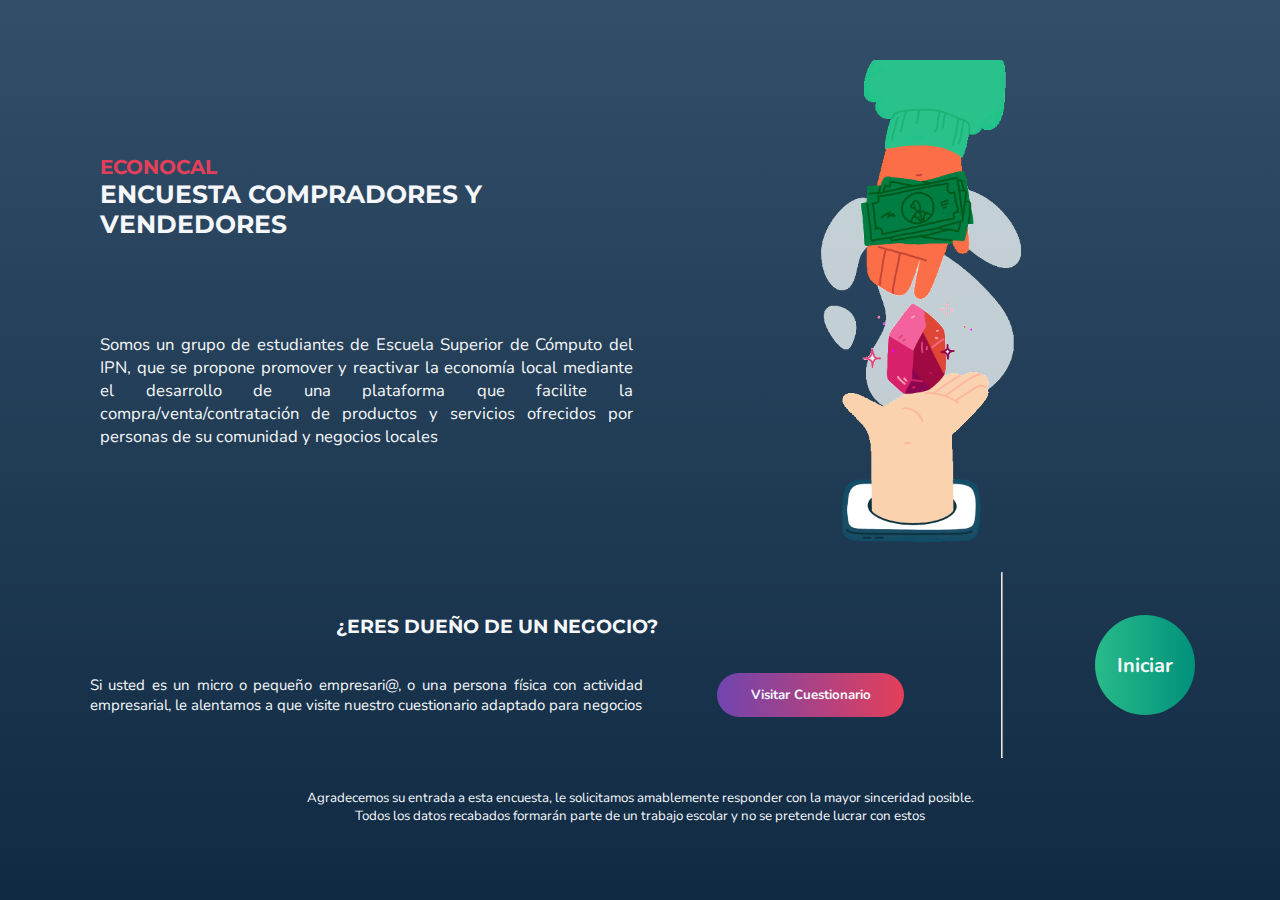
<file: index.html>
<html lang="es">
<head>
    <meta charset="UTF-8">
    <meta http-equiv="X-UA-Compatible" content="IE=edge">
    <meta name="viewport" content="width=device-width, initial-scale=1.0">

    <link rel="stylesheet" href="estilos/principal.css">

    <title>Encuesta compradores y vendedores</title>


</head>
<body>
    <div class="contenedor">
        
        <div class="centrar">
    
            <header class="encabezado">
    
                <div class="encabezado__informacion">
                    
                    <div class="encabezado__titulos">
                        
                        <h2 class="encabezado__subtitulo"> Econocal </h2>
                        <h1 class="encabezado__titulo"> Encuesta Compradores y Vendedores </h1>
    
                    </div>
                    <p class="encabezado__parrafo">Somos un grupo de estudiantes de Escuela Superior de Cómputo del IPN, que se propone promover y reactivar la economı́a local mediante el desarrollo de una plataforma que facilite la compra/venta/contratación de productos y servicios ofrecidos por personas de su comunidad y negocios locales</p>
    
                </div>
    
                <div class="encabezado__contenedor-imagen">
    
                    <img src="recursos/Compra.png" class="encabezado__imagen"></img>
    
                </div>
    
            </header>
    
            <section class="seccion__encuestas">
    
                <article class="seccion__encuestas__visitar">
    
                    <h3 class="seccion__encuestas__visitar__titulo">¿Eres dueño de un negocio?</h3>
                    <p class="seccion__encuestas__visitar__parrafo">Si usted es un micro  o pequeño empresari@, o una persona física con actividad empresarial, le alentamos a que visite nuestro cuestionario adaptado para negocios</p>
                    <a href="negocios.html" class="seccion__encuestas__visitar__boton boton boton--aurora-morado"> Visitar Cuestionario </a>
    
                </article>
    
                <hr class="seccion__encuestas__separador">
    
                <article class="seccion__encuestas__iniciar">
    
                    <a href="encuesta_comprador-vendedor.html" class="seccion__encuestas__iniciar__boton boton boton--redondo boton--aurora-verde">Iniciar</a>
    
                </article>
    
            </section>
    
    
            <footer class="pie-pagina">
    
                Agradecemos su entrada a esta encuesta, le solicitamos amablemente responder con la mayor sinceridad posible. <br> Todos los datos recabados formarán parte de un trabajo escolar y no se pretende lucrar con estos
    
            </footer>
    
        </div>

    </div>

</body>
</html>
</file>
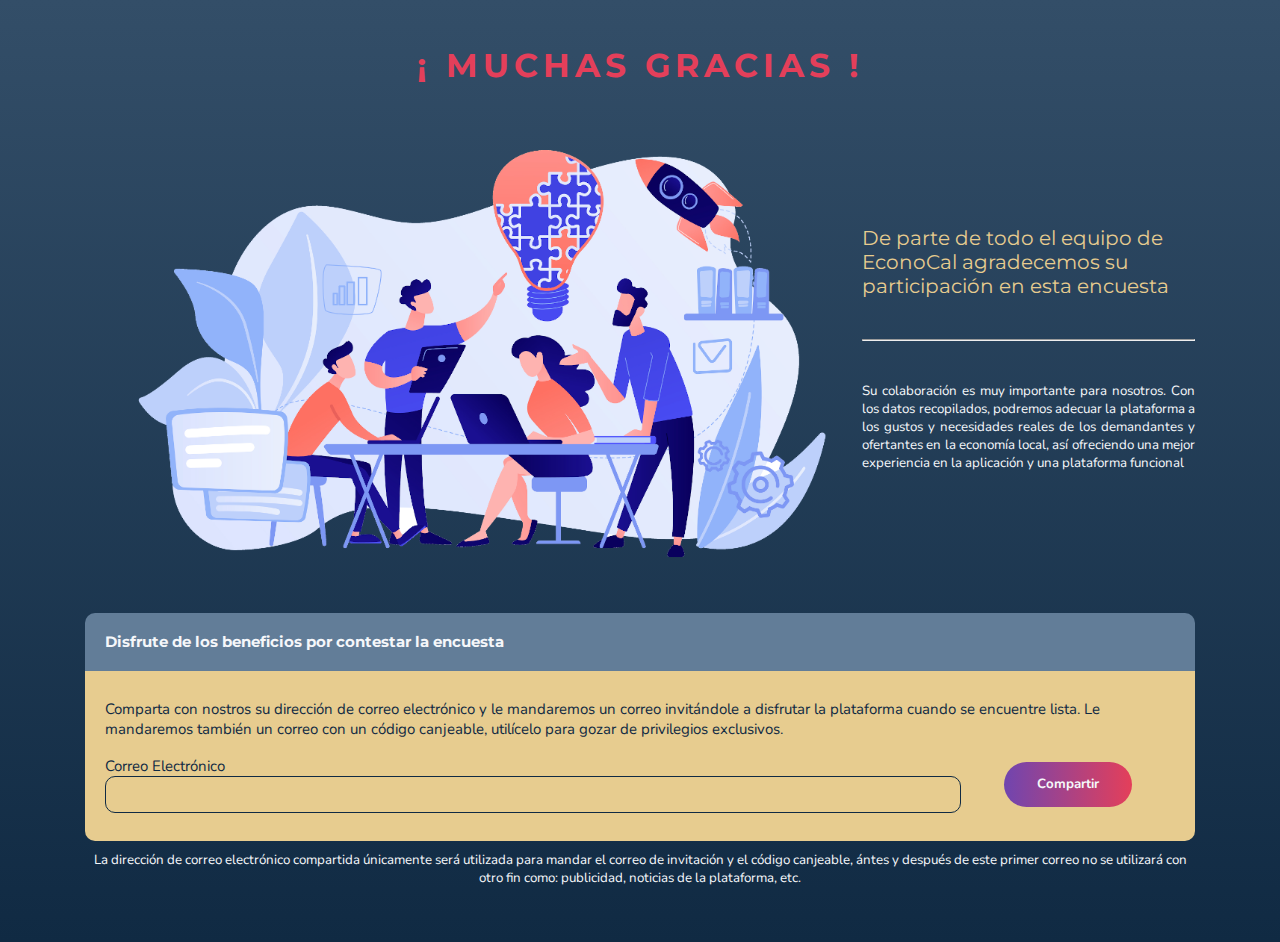
<file: agradecimientos.html>
<html lang="es">
<head>
    <meta charset="UTF-8">
    <meta http-equiv="X-UA-Compatible" content="IE=edge">
    <meta name="viewport" content="width=device-width, initial-scale=1.0">

    <link rel="stylesheet" href="estilos/agradecimientos.css">

    <title>¡Muchas gracias!</title>


</head>
<body>
    <div class="contenedor">
        
        <div class="centrar">
    
            <header class="encabezado">
                
                <h1 class="encabezado__titulo">¡ Muchas gracias !</h1>

                <img class="encabezado__imagen" src="recursos/equipo.png" alt="">

                <div class="encabezado__informacion">
                    
                    <h2 class="encabezado__informacion__titulo">De parte de todo el equipo de EconoCal agradecemos su participación en esta encuesta</h2>

                    <hr class="encabezado__informacion__separador">

                    <p class="encabezado__informacion__mensaje">Su colaboración es muy importante para nosotros. 
                        Con los datos recopilados, podremos adecuar la plataforma a los gustos y necesidades reales de los demandantes y ofertantes en la economía local, así ofreciendo una mejor experiencia en la aplicación y una plataforma funcional
                        </p>
                </div>
    
            </header>
    
            <section class="contacto">
    
                <h3 class="contacto__titulo">Disfrute de los beneficios por contestar la encuesta</h3>

                <div class="contacto__informacion">
                    <p class="contacto__informacion__mensaje">Comparta con nostros su dirección de correo electrónico y le mandaremos un correo invitándole a disfrutar la plataforma cuando se encuentre lista.
                        Le mandaremos también un correo con un código canjeable, utilícelo para gozar de privilegios exclusivos.</p>
                    <div class="contacto__informacion__input input input--filas">
                        <label for="comentario" class="input__label">Correo Electrónico</label>
                        <input type="text" class="input__input" name="correo">
                    </div>
                    <button id="compartir" class="contacto__informacion__boton boton boton--aurora-morado"> Compartir </button>
                </div>
    
            </section>
    
    
            <footer class="pie-pagina">
    
                La dirección de correo electrónico compartida únicamente será utilizada para mandar el correo de invitación y el código canjeable, ántes y después de este primer correo no se utilizará con otro fin como: publicidad, noticias de la plataforma, etc.    
            </footer>
    
        </div>

    </div>

</body>
</html>
</file>
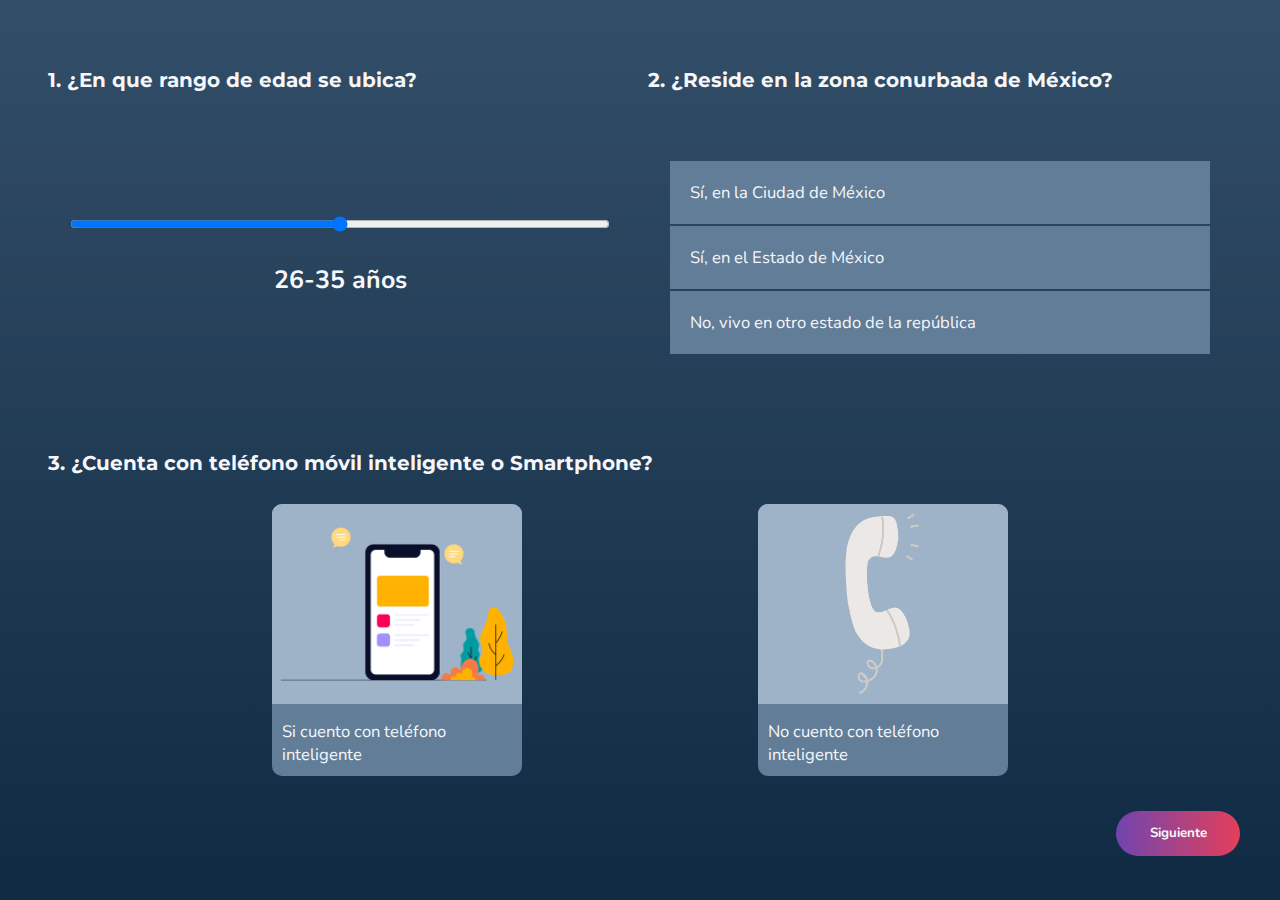
<file: encuesta_comprador-vendedor.html>
<!DOCTYPE html>
<html lang="en">
<head>
    <meta charset="UTF-8">
    <meta http-equiv="X-UA-Compatible" content="IE=edge">
    <meta name="viewport" content="width=device-width, initial-scale=1.0">

    <link rel="stylesheet" href="estilos/encuestas.css">

    <title>Encuestas</title>
</head>
<body>

    <div class="lienzo">

        <div class="paginas">
            
            <div class="pagina">

                <div class="pregunta">
                    <h3 class="pregunta__titulo">1.  ¿En que rango de edad se ubica?</h3>
                    <ul class="pregunta__opciones pregunta__opciones--filas">
                        <li class="pregunta__opciones__opcion">
                            <input id="range_edad" type="range" name="rango_edad" min="0" max="4">
                        </li>
                        <li class="pregunta__opciones__opcion">
                            <span class="opcion__valor-range" id="valor_edad">26-35 años</span>
                        </li>
                    </ul>
                </div>
                <div class="pregunta">
                    <h3 class="pregunta__titulo">2.  ¿Reside en la zona conurbada de México?</h3>
                    <ul class="pregunta__opciones pregunta__opciones--filas">
                        <li class="pregunta__opciones__opcion">
                            <label>
                                <input type="radio" class="opcion__radio" name="residencia" value="CDMX">
                                <span class="opcion__radio__valor" >Sí, en la Ciudad de México</span>
                            </label>
                        </li>
                        <li class="pregunta__opciones__opcion">
                            <label>
                                <input type="radio" class="opcion__radio" name="residencia" value="EdoMex">
                                <span class="opcion__radio__valor" >Sí, en el Estado de México</span>
                            </label>
                        </li>
                        <li class="pregunta__opciones__opcion">
                            <label>
                                <input type="radio" class="opcion__radio" name="residencia" value="Estados">
                                <span class="opcion__radio__valor" >No, vivo en otro estado de la república</span>
                            </label>
                        </li>
                    </ul>
                </div>
                <div class="pregunta pregunta--ancho-columnas">
                    <h3 class="pregunta__titulo">3.  ¿Cuenta con teléfono móvil inteligente o Smartphone?</h3>
                    <ul class="pregunta__opciones pregunta__opciones--espaciados">
                        <li class="pregunta__opciones__opcion">
                            <label>
                                <input type="radio" class="opcion__radio" name="smartphone" value="Smartphone">
                                <div class="tarjeta tarjeta--apuntador">
                                    <img src="recursos/smartphone.png" class="tarjeta__imagen">
                                    <p class="tarjeta__descripcion">Si cuento con teléfono inteligente</p>
                                </div>
                            </label>
                        </li>
                        <li class="pregunta__opciones__opcion">
                            <label>
                                <input type="radio" class="opcion__radio" name="smartphone" value="Sin_Smartphone">
                                <div class="tarjeta tarjeta--apuntador">
                                    <img src="recursos/telefono.png" class="tarjeta__imagen">
                                    <p class="tarjeta__descripcion">No cuento con teléfono inteligente</p>
                                </div>
                            </label>
                        </li>
                    </ul>
                </div>

            </div>

            <div class="pagina">

                <div class="pregunta">
                    <h3 class="pregunta__titulo">4.  ¿Con qué sistema operativo funciona su teléfono?</h3>
                    <ul class="pregunta__opciones pregunta__opciones--espaciados">
                        <li class="pregunta__opciones__opcion">
                            <label>
                                <input type="radio" class="opcion__radio" name="SO" value="Android">
                                <div class="tarjeta tarjeta--pequeña tarjeta--sin-fondo tarjeta--apuntador">
                                    <img src="recursos/android.png" class="tarjeta__imagen">
                                    <p class="tarjeta__descripcion tarjeta__descripcion--centrar tarjeta__descripcion--fondo">Android</p>
                                </div>
                            </label>
                        </li>
                        <li class="pregunta__opciones__opcion">
                            <label>
                                <input type="radio" class="opcion__radio" name="SO" value="iOS">
                                <div class="tarjeta tarjeta--pequeña tarjeta--sin-fondo tarjeta--apuntador">
                                    <img src="recursos/ios.png" class="tarjeta__imagen">
                                    <p class="tarjeta__descripcion tarjeta__descripcion--centrar tarjeta__descripcion--fondo">iOS <br> (Apple)</p>
                                </div>
                            </label>
                        </li>
                        <li class="pregunta__opciones__opcion">
                            <label>
                                <input type="radio" class="opcion__radio" name="SO" value="Harmony_OS">
                                <div class="tarjeta tarjeta--pequeña tarjeta--sin-fondo tarjeta--apuntador">
                                    <img src="recursos/huawei.png" class="tarjeta__imagen">
                                    <p class="tarjeta__descripcion tarjeta__descripcion--centrar tarjeta__descripcion--fondo">Harmony OS<br>(Huawei)</p>
                                </div>
                            </label>
                        </li>
                        <li class="pregunta__opciones__opcion">
                            <label>
                                <input type="radio" class="opcion__radio" name="SO" value="Windows_phone">
                                <div class="tarjeta tarjeta--pequeña tarjeta--sin-fondo tarjeta--apuntador">
                                    <img src="recursos/windows-phone.png" class="tarjeta__imagen">
                                    <p class="tarjeta__descripcion tarjeta__descripcion--centrar tarjeta__descripcion--fondo">Windows Phone</p>
                                </div>
                            </label>
                        </li>
                        <li class="pregunta__opciones__opcion">
                            <label>
                                <input type="radio" class="opcion__radio" name="SO" value="No_se">
                                <div class="tarjeta tarjeta--pequeña tarjeta--sin-fondo tarjeta--apuntador">
                                    <img src="recursos/interrogacion.png" class="tarjeta__imagen">
                                    <p class="tarjeta__descripcion tarjeta__descripcion--centrar tarjeta__descripcion--fondo">No lo sé</p>
                                </div>
                            </label>
                        </li>
                    </ul>
                </div>
                <div class="pregunta">
                    <h3 class="pregunta__titulo">5.  ¿Qué tan probable es que se encuentre dispuest@ a instalar una app nueva en su celular?</h3>
                    <ul class="pregunta__opciones pregunta__opciones--espaciados">
                        <li class="pregunta__opciones__opcion">
                            <label>
                                <input type="radio" class="opcion__radio" name="Instalacion_app" value="Desacuerdo">
                                <div class="tarjeta tarjeta--pequeña tarjeta--sin-fondo tarjeta--apuntador caras">
                                    <div class="tarjeta__imagen">
                                        <svg class="tarjeta__imagen__icono" desacuerdo xmlns="http://www.w3.org/2000/svg" width="24" height="24" viewBox="0 0 24 24" fill="none" stroke="currentColor" stroke-width="2" stroke-linecap="round" stroke-linejoin="round" display="block" id="FaceSad"><circle cx="12" cy="12" r="10"/><path d="M8 9.05v-.1"/><path d="M16 9.05v-.1"/><path d="M16 16c-.5-1.5-1.79-3-4-3s-3.5 1.5-4 3"/></svg>
                                    </div>
                                    <p class="tarjeta__descripcion tarjeta__descripcion--centrar">Muy poco probable</p>
                                </div>
                            </label>
                        </li>
                        <li class="pregunta__opciones__opcion">
                            <label>
                                <input type="radio" class="opcion__radio" name="Instalacion_app" value="Medio">
                                <div class="tarjeta tarjeta--pequeña tarjeta--sin-fondo tarjeta--apuntador caras">
                                    <div class="tarjeta__imagen">
                                        <svg class="tarjeta__imagen__icono" neutral xmlns="http://www.w3.org/2000/svg" width="24" height="24" viewBox="0 0 24 24" fill="none" stroke="currentColor" stroke-width="2" stroke-linecap="round" stroke-linejoin="round" display="block" id="FaceNeutral"><circle cx="12" cy="12" r="10"/><path d="M8 9.05v-.1"/><path d="M16 9.05v-.1"/><path d="M8 14h8"/></svg>
                                    </div>
                                    <p class="tarjeta__descripcion tarjeta__descripcion--centrar">Podría darle una oportunidad</p>
                                </div>
                            </label>
                        </li>
                        <li class="pregunta__opciones__opcion">
                            <label>
                                <input type="radio" class="opcion__radio" name="Instalacion_app" value="Acuerdo">
                                <div class="tarjeta tarjeta--pequeña tarjeta--sin-fondo tarjeta--apuntador caras">
                                    <div class="tarjeta__imagen">
                                        <svg class="tarjeta__imagen__icono" acuerdo xmlns="http://www.w3.org/2000/svg" width="24" height="24" viewBox="0 0 24 24" fill="none" stroke="currentColor" stroke-width="2" stroke-linecap="round" stroke-linejoin="round" display="block" id="FaceHappy"><circle cx="12" cy="12" r="10"/><path d="M8 9.05v-.1"/><path d="M16 9.05v-.1"/><path d="M16 14c-.5 1.5-1.79 3-4 3s-3.5-1.5-4-3"/></svg>
                                    </div>
                                    <p class="tarjeta__descripcion tarjeta__descripcion--centrar">Muy probable</p>
                                </div>
                            </label>
                        </li>
                    </ul>
                </div>
                <div class="pregunta">
                    <h3 class="pregunta__titulo">6.  ¿Le parece más conveniente poder utilizar una app desde el navegador en vez de instalarla en el dispositivo movil?</h3>
                    <ul class="pregunta__opciones pregunta__opciones--filas">
                        <li class="pregunta__opciones__opcion">
                            <label>
                                <input type="radio" class="opcion__radio" name="app-navegador" value="Si">
                                <span class="opcion__radio__valor" >Sí, me parece mejor</span>
                            </label>
                        </li>
                        <li class="pregunta__opciones__opcion">
                            <label>
                                <input type="radio" class="opcion__radio" name="app-navegador" value="Cualquiera">
                                <span class="opcion__radio__valor" >Cualquiera de las 2 me parece bien</span>
                            </label>
                        </li>
                        <li class="pregunta__opciones__opcion">
                            <label>
                                <input type="radio" class="opcion__radio" name="app-navegador" value="No">
                                <span class="opcion__radio__valor" >No, prefiero</span>
                            </label>
                        </li>
                    </ul>
                </div>
                <div class="pregunta">
                    <h3 class="pregunta__titulo">7.  ¿Estaría dispuest@ a instalar una app más ligera desde el navegador de su dispositivo en vez de directamente en la tienda de aplicaciones ?</h3>
                    <ul class="pregunta__opciones pregunta__opciones--espaciados">
                        <li class="pregunta__opciones__opcion">
                            <label>
                                <input type="radio" class="opcion__radio" name="app-ligera" value="Desacuerdo">
                                <div class="tarjeta tarjeta--pequeña tarjeta--sin-fondo tarjeta--apuntador caras">
                                    <div class="tarjeta__imagen">
                                        <svg class="tarjeta__imagen__icono" desacuerdo xmlns="http://www.w3.org/2000/svg" width="24" height="24" viewBox="0 0 24 24" fill="none" stroke="currentColor" stroke-width="2" stroke-linecap="round" stroke-linejoin="round" display="block" id="FaceSad"><circle cx="12" cy="12" r="10"/><path d="M8 9.05v-.1"/><path d="M16 9.05v-.1"/><path d="M16 16c-.5-1.5-1.79-3-4-3s-3.5 1.5-4 3"/></svg>
                                    </div>
                                    <p class="tarjeta__descripcion tarjeta__descripcion--centrar">No</p>
                                </div>
                            </label>
                        </li>
                        <li class="pregunta__opciones__opcion">
                            <label>
                                <input type="radio" class="opcion__radio" name="app-ligera" value="Medio">
                                <div class="tarjeta tarjeta--pequeña tarjeta--sin-fondo tarjeta--apuntador caras">
                                    <div class="tarjeta__imagen">
                                        <svg class="tarjeta__imagen__icono" neutral xmlns="http://www.w3.org/2000/svg" width="24" height="24" viewBox="0 0 24 24" fill="none" stroke="currentColor" stroke-width="2" stroke-linecap="round" stroke-linejoin="round" display="block" id="FaceNeutral"><circle cx="12" cy="12" r="10"/><path d="M8 9.05v-.1"/><path d="M16 9.05v-.1"/><path d="M8 14h8"/></svg>
                                    </div>
                                    <p class="tarjeta__descripcion tarjeta__descripcion--centrar">Podría darle una oportunidad</p>
                                </div>
                            </label>
                        </li>
                        <li class="pregunta__opciones__opcion">
                            <label>
                                <input type="radio" class="opcion__radio" name="app-ligera" value="Acuerdo">
                                <div class="tarjeta tarjeta--pequeña tarjeta--sin-fondo tarjeta--apuntador caras">
                                    <div class="tarjeta__imagen">
                                        <svg class="tarjeta__imagen__icono" acuerdo xmlns="http://www.w3.org/2000/svg" width="24" height="24" viewBox="0 0 24 24" fill="none" stroke="currentColor" stroke-width="2" stroke-linecap="round" stroke-linejoin="round" display="block" id="FaceHappy"><circle cx="12" cy="12" r="10"/><path d="M8 9.05v-.1"/><path d="M16 9.05v-.1"/><path d="M16 14c-.5 1.5-1.79 3-4 3s-3.5-1.5-4-3"/></svg>
                                    </div>
                                    <p class="tarjeta__descripcion tarjeta__descripcion--centrar">Si</p>
                                </div>
                            </label>
                        </li>
                    </ul>
                </div>

            </div>

            <div class="pagina">
                
                <div class="pregunta pregunta--ancho-columnas">
                    <h3 class="pregunta__titulo">8.  ¿Le es habitual consumir productos o servicios en los negocios, mercado, tianguis o puestos que conforman su economía local?</h3>
                    <ul class="pregunta__opciones pregunta__opciones--espaciados">
                        <li class="pregunta__opciones__opcion">
                            <label>
                                <input type="radio" class="opcion__radio" name="fuente-consumo" value="Smartphone">
                                <div class="tarjeta tarjeta--apuntador">
                                    <img src="recursos/mall.png" class="tarjeta__imagen">
                                    <p class="tarjeta__descripcion">No, realizo mi consumo en supermercados,  plazas comerciales, etc.</p>
                                </div>
                            </label>
                        </li>
                        <li class="pregunta__opciones__opcion">
                            <label>
                                <input type="radio" class="opcion__radio" name="fuente-consumo" value="Sin_Smartphone">
                                <div class="tarjeta tarjeta--apuntador">
                                    <img src="recursos/tienda.png" class="tarjeta__imagen">
                                    <p class="tarjeta__descripcion">En algunas ocasiones</p>
                                </div>
                            </label>
                        </li>
                        <li class="pregunta__opciones__opcion">
                            <label>
                                <input type="radio" class="opcion__radio" name="fuente-consumo" value="Smartphone">
                                <div class="tarjeta tarjeta--apuntador">
                                    <img src="recursos/e-commerce.png" class="tarjeta__imagen">
                                    <p class="tarjeta__descripcion">No, realizo mi consumo en plataformas de comercio electrónico</p>
                                </div>
                            </label>
                        </li>
                        <li class="pregunta__opciones__opcion">
                            <label>
                                <input type="radio" class="opcion__radio" name="fuente-consumo" value="Sin_Smartphone">
                                <div class="tarjeta tarjeta--apuntador">
                                    <img src="recursos/mercado.png" class="tarjeta__imagen">
                                    <p class="tarjeta__descripcion">Si, en negocios, mercado, tianguis o puestos</p>
                                </div>
                            </label>
                        </li>
                    </ul>
                </div>
                <div class="pregunta pregunta--ancho-columnas">
                    <h3 class="pregunta__titulo">9.   ¿Considera útil una aplicación que le permita conocer y comprar los productos y servicios que las personas y negocias locales ofrecen cerca de su ubicación?</h3>
                    <ul class="pregunta__opciones pregunta__opciones--espaciados">
                        <li class="pregunta__opciones__opcion">
                            <label>
                                <input type="radio" class="opcion__radio" name="utilidad-app" value="Desacuerdo">
                                <div class="tarjeta tarjeta--pequeña tarjeta--sin-fondo tarjeta--apuntador caras">
                                    <div class="tarjeta__imagen">
                                        <svg class="tarjeta__imagen__icono" desacuerdo xmlns="http://www.w3.org/2000/svg" width="24" height="24" viewBox="0 0 24 24" fill="none" stroke="currentColor" stroke-width="2" stroke-linecap="round" stroke-linejoin="round" display="block" id="FaceSad"><circle cx="12" cy="12" r="10"/><path d="M8 9.05v-.1"/><path d="M16 9.05v-.1"/><path d="M16 16c-.5-1.5-1.79-3-4-3s-3.5 1.5-4 3"/></svg>
                                    </div>
                                    <p class="tarjeta__descripcion tarjeta__descripcion--centrar">No</p>
                                </div>
                            </label>
                        </li>
                        <li class="pregunta__opciones__opcion">
                            <label>
                                <input type="radio" class="opcion__radio" name="utilidad-app" value="Medio">
                                <div class="tarjeta tarjeta--pequeña tarjeta--sin-fondo tarjeta--apuntador caras">
                                    <div class="tarjeta__imagen">
                                        <svg class="tarjeta__imagen__icono" neutral xmlns="http://www.w3.org/2000/svg" width="24" height="24" viewBox="0 0 24 24" fill="none" stroke="currentColor" stroke-width="2" stroke-linecap="round" stroke-linejoin="round" display="block" id="FaceNeutral"><circle cx="12" cy="12" r="10"/><path d="M8 9.05v-.1"/><path d="M16 9.05v-.1"/><path d="M8 14h8"/></svg>
                                    </div>
                                    <p class="tarjeta__descripcion tarjeta__descripcion--centrar">Podría darle una oportunidad</p>
                                </div>
                            </label>
                        </li>
                        <li class="pregunta__opciones__opcion">
                            <label>
                                <input type="radio" class="opcion__radio" name="utilidad-app" value="Acuerdo">
                                <div class="tarjeta tarjeta--pequeña tarjeta--sin-fondo tarjeta--apuntador caras">
                                    <div class="tarjeta__imagen">
                                        <svg class="tarjeta__imagen__icono" acuerdo xmlns="http://www.w3.org/2000/svg" width="24" height="24" viewBox="0 0 24 24" fill="none" stroke="currentColor" stroke-width="2" stroke-linecap="round" stroke-linejoin="round" display="block" id="FaceHappy"><circle cx="12" cy="12" r="10"/><path d="M8 9.05v-.1"/><path d="M16 9.05v-.1"/><path d="M16 14c-.5 1.5-1.79 3-4 3s-3.5-1.5-4-3"/></svg>
                                    </div>
                                    <p class="tarjeta__descripcion tarjeta__descripcion--centrar">Si</p>
                                </div>
                            </label>
                        </li>
                    </ul>
                </div>
                
            </div>

            <div class="pagina">

                <div class="pregunta pregunta--ancho-columnas pregunta--alto-filas">
                    <h3 class="pregunta__titulo">10.  Escoga las características que considera beneficiosas en una aplicación donde se ofertan servicios y productos locales según la ubicación del dispositivo</h3>
                    <ul class="pregunta__opciones pregunta__opciones--filas">
                        <li class="pregunta__opciones__opcion">
                            <label>
                                <input type="checkbox" class="opcion__radio" name="caracteristicas-app" value="Si">
                                <span class="opcion__radio__valor" >Envío de pedidos a casa</span>
                            </label>
                        </li>
                        <li class="pregunta__opciones__opcion">
                            <label>
                                <input type="checkbox" class="opcion__radio" name="caracteristicas-app" value="Cualquiera">
                                <span class="opcion__radio__valor" >Beneficios como cliente frecuente</span>
                            </label>
                        </li>
                        <li class="pregunta__opciones__opcion">
                            <label>
                                <input type="checkbox" class="opcion__radio" name="caracteristicas-app" value="No">
                                <span class="opcion__radio__valor" >Opción para pagar en efectivo un pedido o servicio</span>
                            </label>
                        </li>
                        <li class="pregunta__opciones__opcion">
                            <label>
                                <input type="checkbox" class="opcion__radio" name="caracteristicas-app" value="No">
                                <span class="opcion__radio__valor" >Promociones y descuentos en productos y servicios</span>
                            </label>
                        </li>
                        <li class="pregunta__opciones__opcion">
                            <label>
                                <input type="checkbox" class="opcion__radio" name="caracteristicas-app" value="No">
                                <span class="opcion__radio__valor" >Calificar y comentar los productos/servicios consumidos o contratados</span>
                            </label>
                        </li>
                        <li class="pregunta__opciones__opcion">
                            <label>
                                <input type="checkbox" class="opcion__radio" name="caracteristicas-app" value="No">
                                <span class="opcion__radio__valor" >Ofertar más de 1 producto/servicio aplicándose una comisión en la venta</span>
                            </label>
                        </li>
                        <li class="pregunta__opciones__opcion">
                            <label>
                                <input type="checkbox" class="opcion__radio" name="caracteristicas-app" value="No">
                                <span class="opcion__radio__valor" >Pagos utilzando tarjetas de crédito, débito, Paypal, etc. en la misma aplicación</span>
                            </label>
                        </li>
                        <li class="pregunta__opciones__opcion">
                            <label>
                                <input type="checkbox" class="opcion__radio" name="caracteristicas-app" value="No">
                                <span class="opcion__radio__valor" >Oportunidad para ofertar 1 servicio/producto de forma gratuita para cualquier usuario</span>
                            </label>
                        </li>
                    </ul>
                </div>

            </div>
            <div class="pagina">

                <div class="pregunta pregunta--ancho-columnas pregunta--alto-filas">
                    <h3 class="pregunta__titulo">11.  Escoga las secciones que ustede considera más relevantes según sus gustos en una aplicación para ofrecer y comprar productos y servicios de la economía local</h3>
                    <ul class="pregunta__opciones pregunta__opciones--cuadricula">
                        <li class="pregunta__opciones__opcion">
                            <label>
                                <input type="checkbox" class="opcion__radio" name="secciones" value="Si">
                                <span class="opcion__radio__valor" >Envío de pedidos a casa</span>
                            </label>
                        </li>
                        <li class="pregunta__opciones__opcion">
                            <label>
                                <input type="checkbox" class="opcion__radio" name="secciones" value="Cualquiera">
                                <span class="opcion__radio__valor" >Beneficios como cliente frecuente</span>
                            </label>
                        </li>
                        <li class="pregunta__opciones__opcion">
                            <label>
                                <input type="checkbox" class="opcion__radio" name="secciones" value="No">
                                <span class="opcion__radio__valor" >Opción para pagar en efectivo un pedido o servicio</span>
                            </label>
                        </li>
                        <li class="pregunta__opciones__opcion">
                            <label>
                                <input type="checkbox" class="opcion__radio" name="secciones" value="No">
                                <span class="opcion__radio__valor" >Promociones y descuentos en productos y servicios</span>
                            </label>
                        </li>
                        <li class="pregunta__opciones__opcion">
                            <label>
                                <input type="checkbox" class="opcion__radio" name="secciones" value="No">
                                <span class="opcion__radio__valor" >Calificar y comentar los productos/servicios consumidos o contratados</span>
                            </label>
                        </li>
                        <li class="pregunta__opciones__opcion">
                            <label>
                                <input type="checkbox" class="opcion__radio" name="secciones" value="No">
                                <span class="opcion__radio__valor" >Ofertar más de 1 producto/servicio aplicándose una comisión en la venta</span>
                            </label>
                        </li>
                        <li class="pregunta__opciones__opcion">
                            <label>
                                <input type="checkbox" class="opcion__radio" name="secciones" value="No">
                                <span class="opcion__radio__valor" >Pagos utilzando tarjetas de crédito, débito, Paypal, etc. en la misma aplicación</span>
                            </label>
                        </li>
                        <li class="pregunta__opciones__opcion">
                            <label>
                                <input type="checkbox" class="opcion__radio" name="secciones" value="No">
                                <span class="opcion__radio__valor" >Oportunidad para ofertar 1 servicio/producto de forma gratuita para cualquier usuario</span>
                            </label>
                        </li>
                        <li class="pregunta__opciones__opcion">
                            <label>
                                <input type="checkbox" class="opcion__radio" name="secciones" value="No">
                                <span class="opcion__radio__valor" >Oportunidad para ofertar 1 servicio/producto de forma gratuita para cualquier usuario</span>
                            </label>
                        </li>
                        <li class="pregunta__opciones__opcion">
                            <label>
                                <input type="checkbox" class="opcion__radio" name="secciones" value="No">
                                <span class="opcion__radio__valor" >Oportunidad para ofertar 1 servicio/producto de forma gratuita para cualquier usuario</span>
                            </label>
                        </li>
                        <li class="pregunta__opciones__opcion">
                            <label>
                                <input type="checkbox" class="opcion__radio" name="secciones" value="No">
                                <span class="opcion__radio__valor" >Oportunidad para ofertar 1 servicio/producto de forma gratuita para cualquier usuario</span>
                            </label>
                        </li>
                        <li class="pregunta__opciones__opcion">
                            <label>
                                <input type="checkbox" class="opcion__radio" name="secciones" value="No">
                                <span class="opcion__radio__valor" >Oportunidad para ofertar 1 servicio/producto de forma gratuita para cualquier usuario</span>
                            </label>
                        </li>
                    </ul>
                </div>

            </div>

            <div class="pagina">
                
                <div class="pregunta pregunta--ancho-columnas">
                    <h3 class="pregunta__titulo">12.  Es común que en apoyo a la economía familiar como un ingreso complementario las personas venden algún producto de su fabricación u ofrecen algún servicio ¿Considerando esta situación te parecería beneficioso que cualquier persona que desee ofrecer un servicio o producto, tenga la posibilidad de publicar 1 producto/servicio de forma gratuita en una aplicación de mercado local?</h3>
                    <ul class="pregunta__opciones pregunta__opciones--espaciados">
                        <li class="pregunta__opciones__opcion">
                            <label>
                                <input type="radio" class="opcion__radio" name="venta-productos" value="Desacuerdo">
                                <div class="tarjeta tarjeta--pequeña tarjeta--sin-fondo tarjeta--apuntador caras">
                                    <div class="tarjeta__imagen">
                                        <svg class="tarjeta__imagen__icono" desacuerdo xmlns="http://www.w3.org/2000/svg" width="24" height="24" viewBox="0 0 24 24" fill="none" stroke="currentColor" stroke-width="2" stroke-linecap="round" stroke-linejoin="round" display="block" id="FaceSad"><circle cx="12" cy="12" r="10"/><path d="M8 9.05v-.1"/><path d="M16 9.05v-.1"/><path d="M16 16c-.5-1.5-1.79-3-4-3s-3.5 1.5-4 3"/></svg>
                                    </div>
                                    <p class="tarjeta__descripcion tarjeta__descripcion--centrar">No me parece útil</p>
                                </div>
                            </label>
                        </li>
                        <li class="pregunta__opciones__opcion">
                            <label>
                                <input type="radio" class="opcion__radio" name="venta-productos" value="Medio">
                                <div class="tarjeta tarjeta--pequeña tarjeta--pequeña--alargada tarjeta--sin-fondo tarjeta--apuntador caras">
                                    <div class="tarjeta__imagen">
                                        <svg class="tarjeta__imagen__icono" neutral xmlns="http://www.w3.org/2000/svg" width="24" height="24" viewBox="0 0 24 24" fill="none" stroke="currentColor" stroke-width="2" stroke-linecap="round" stroke-linejoin="round" display="block" id="FaceNeutral"><circle cx="12" cy="12" r="10"/><path d="M8 9.05v-.1"/><path d="M16 9.05v-.1"/><path d="M8 14h8"/></svg>
                                    </div>
                                    <p class="tarjeta__descripcion tarjeta__descripcion--centrar">No me interesa<br>Solo estoy interesado en consumir productos y servicios</p>
                                </div>
                            </label>
                        </li>
                        <li class="pregunta__opciones__opcion">
                            <label>
                                <input type="radio" class="opcion__radio" name="venta-productos" value="Acuerdo">
                                <div class="tarjeta tarjeta--pequeña tarjeta--sin-fondo tarjeta--apuntador caras">
                                    <div class="tarjeta__imagen">
                                        <svg class="tarjeta__imagen__icono" acuerdo xmlns="http://www.w3.org/2000/svg" width="24" height="24" viewBox="0 0 24 24" fill="none" stroke="currentColor" stroke-width="2" stroke-linecap="round" stroke-linejoin="round" display="block" id="FaceHappy"><circle cx="12" cy="12" r="10"/><path d="M8 9.05v-.1"/><path d="M16 9.05v-.1"/><path d="M16 14c-.5 1.5-1.79 3-4 3s-3.5-1.5-4-3"/></svg>
                                    </div>
                                    <p class="tarjeta__descripcion tarjeta__descripcion--centrar">Si me parece útil</p>
                                </div>
                            </label>
                        </li>
                    </ul>
                </div>
                <div class="pregunta pregunta--ancho-columnas">
                    <h3 class="pregunta__titulo">13.   ¿Qué comisión considera adecuada por la venta de más de 1 servicio/producto en la plataforma?</h3>
                    <ul class="pregunta__opciones pregunta__opciones--filas">
                        <li class="pregunta__opciones__opcion">
                            <label>
                                <input type="radio" class="opcion__radio" name="comision" value="Si">
                                <span class="opcion__radio__valor" >Comisión del 18%</span>
                            </label>
                        </li>
                        <li class="pregunta__opciones__opcion">
                            <label>
                                <input type="radio" class="opcion__radio" name="comision" value="Cualquiera">
                                <span class="opcion__radio__valor" >Comisión del 20%</span>
                            </label>
                        </li>
                        <li class="pregunta__opciones__opcion">
                            <label>
                                <input type="radio" class="opcion__radio" name="comision" value="No">
                                <span class="opcion__radio__valor" >Comisión del 22%</span>
                            </label>
                        </li>
                    </ul>
                </div>
                
            </div>
            <div class="pagina">

                <div class="pregunta">
                    <h3 class="pregunta__titulo">14.  El siguiente logotipo formará parte de imagen de la plataforma e ícono de la aplicación ¿Le gusta el diseño?</h3>
                    <ul class="pregunta__opciones--logotipo">
                        <li class="pregunta__opciones__opcion">
                            <img src="recursos/econocal-logo.jpeg" alt="" class="logotipo">
                        </li>
                        <li class="pregunta__opciones__opcion">
                            <label>
                                <input type="radio" class="opcion__radio" name="logotipo" value="Medio">
                                <div class="tarjeta tarjeta--pequeña tarjeta--sin-fondo tarjeta--apuntador caras">
                                    <div class="tarjeta__imagen">
                                        <svg class="tarjeta__imagen__icono" neutral xmlns="http://www.w3.org/2000/svg" width="24" height="24" viewBox="0 0 24 24" fill="none" stroke="currentColor" stroke-width="2" stroke-linecap="round" stroke-linejoin="round" display="block" id="FaceNeutral"><circle cx="12" cy="12" r="10"/><path d="M8 9.05v-.1"/><path d="M16 9.05v-.1"/><path d="M8 14h8"/></svg>
                                    </div>
                                    <p class="tarjeta__descripcion tarjeta__descripcion--centrar">No me agrada el diseño</p>
                                </div>
                            </label>
                        </li>
                        <li class="pregunta__opciones__opcion">
                            <label>
                                <input type="radio" class="opcion__radio" name="logotipo" value="Acuerdo">
                                <div class="tarjeta tarjeta--pequeña tarjeta--sin-fondo tarjeta--apuntador caras">
                                    <div class="tarjeta__imagen">
                                        <svg class="tarjeta__imagen__icono" acuerdo xmlns="http://www.w3.org/2000/svg" width="24" height="24" viewBox="0 0 24 24" fill="none" stroke="currentColor" stroke-width="2" stroke-linecap="round" stroke-linejoin="round" display="block" id="FaceHappy"><circle cx="12" cy="12" r="10"/><path d="M8 9.05v-.1"/><path d="M16 9.05v-.1"/><path d="M16 14c-.5 1.5-1.79 3-4 3s-3.5-1.5-4-3"/></svg>
                                    </div>
                                    <p class="tarjeta__descripcion tarjeta__descripcion--centrar">Si, me gusta</p>
                                </div>
                            </label>
                        </li>
                    </ul>
                </div>
                <div class="pregunta">
                    <h3 class="pregunta__titulo">15.  Indique en 3 palabras con que relaciona el logotipo</h3>
                    <ul class="pregunta__opciones pregunta__opciones--filas">
                        <li class="pregunta__opciones__opcion">
                            <div class="input">
                                <label for="Palabra_1" class="input__label input__label--bold">1.</label>
                                <input class="input__input" type="text" name="Palabra_1" id="">
                            </div>
                        </li>
                        <li class="pregunta__opciones__opcion">
                            <div class="input">
                                <label for="Palabra_2" class="input__label input__label--bold">2.</label>
                                <input class="input__input" type="text" name="Palabra_2" id="">
                            </div>
                        </li>
                        <li class="pregunta__opciones__opcion">
                            <div class="input">
                                <label for="Palabra_3" class="input__label input__label--bold">3.</label>
                                <input class="input__input" type="text" name="Palabra_3" id="">
                            </div>
                        </li>
                    </ul>
                </div>
                <div class="pregunta">
                    <h3 class="pregunta__titulo">16.  ¿Le agradaría utilizar la plataforma que proponemos con la elección de colores y el estilo utilizado en este formulario?</h3>
                    <ul class="pregunta__opciones pregunta__opciones--espaciados">
                        <li class="pregunta__opciones__opcion">
                            <label>
                                <input type="radio" class="opcion__radio" name="Instalacion_app" value="Desacuerdo">
                                <div class="tarjeta tarjeta--pequeña tarjeta--sin-fondo tarjeta--apuntador caras">
                                    <div class="tarjeta__imagen">
                                        <svg class="tarjeta__imagen__icono" desacuerdo xmlns="http://www.w3.org/2000/svg" width="24" height="24" viewBox="0 0 24 24" fill="none" stroke="currentColor" stroke-width="2" stroke-linecap="round" stroke-linejoin="round" display="block" id="FaceSad"><circle cx="12" cy="12" r="10"/><path d="M8 9.05v-.1"/><path d="M16 9.05v-.1"/><path d="M16 16c-.5-1.5-1.79-3-4-3s-3.5 1.5-4 3"/></svg>
                                    </div>
                                    <p class="tarjeta__descripcion tarjeta__descripcion--centrar">Muy poco probable</p>
                                </div>
                            </label>
                        </li>
                        <li class="pregunta__opciones__opcion">
                            <label>
                                <input type="radio" class="opcion__radio" name="Instalacion_app" value="Medio">
                                <div class="tarjeta tarjeta--pequeña tarjeta--sin-fondo tarjeta--apuntador caras">
                                    <div class="tarjeta__imagen">
                                        <svg class="tarjeta__imagen__icono" neutral xmlns="http://www.w3.org/2000/svg" width="24" height="24" viewBox="0 0 24 24" fill="none" stroke="currentColor" stroke-width="2" stroke-linecap="round" stroke-linejoin="round" display="block" id="FaceNeutral"><circle cx="12" cy="12" r="10"/><path d="M8 9.05v-.1"/><path d="M16 9.05v-.1"/><path d="M8 14h8"/></svg>
                                    </div>
                                    <p class="tarjeta__descripcion tarjeta__descripcion--centrar">Podría darle una oportunidad</p>
                                </div>
                            </label>
                        </li>
                        <li class="pregunta__opciones__opcion">
                            <label>
                                <input type="radio" class="opcion__radio" name="Instalacion_app" value="Acuerdo">
                                <div class="tarjeta tarjeta--pequeña tarjeta--sin-fondo tarjeta--apuntador caras">
                                    <div class="tarjeta__imagen">
                                        <svg class="tarjeta__imagen__icono" acuerdo xmlns="http://www.w3.org/2000/svg" width="24" height="24" viewBox="0 0 24 24" fill="none" stroke="currentColor" stroke-width="2" stroke-linecap="round" stroke-linejoin="round" display="block" id="FaceHappy"><circle cx="12" cy="12" r="10"/><path d="M8 9.05v-.1"/><path d="M16 9.05v-.1"/><path d="M16 14c-.5 1.5-1.79 3-4 3s-3.5-1.5-4-3"/></svg>
                                    </div>
                                    <p class="tarjeta__descripcion tarjeta__descripcion--centrar">Muy probable</p>
                                </div>
                            </label>
                        </li>
                    </ul>
                </div>
                <div class="pregunta">
                    <h3 class="pregunta__titulo">17.  Si tiene algún comentario respecto a la plataforma propuesta, las características y funciones, los colores y/o el diseño del formulario, puede escribirlos en esta sección(opcionales)</h3>
                    <ul class="pregunta__opciones pregunta__opciones--filas ">
                        <li class="pregunta__opciones__opcion">
                            <div class="input input--filas">
                                <label for="comentario" class="input__label">Comentarios y Sugerencias</label>
                                <textarea rows="4" cols="10" class="input__input input__input--textarea" name="comentario"></textarea>
                            </div>
                        </li>
                    </ul>
                </div>

            </div>

        </div>

        <div class="botones-paginas">

            <button id="regresar" class="botones-paginas__retroceder boton boton--aurora-gris"> Regresar </button>
            <button id="siguiente" class="botones-paginas__avanzar boton boton--aurora-morado"> Siguiente </button>
            <!-- <button id="enviar" class="botones-paginas__avanzar boton boton--aurora-morado"> Enviar Respestas </button> -->
            <a href="agradecimientos.html" id="enviar" class="botones-paginas__avanzar boton boton--aurora-morado"> Enviar Respestas </a>

        </div>
        
    </div>

    <script src="scripts/paginas.js"></script>
    <script src="scripts/range_edad.js"></script>

</body>
</html>
</file>
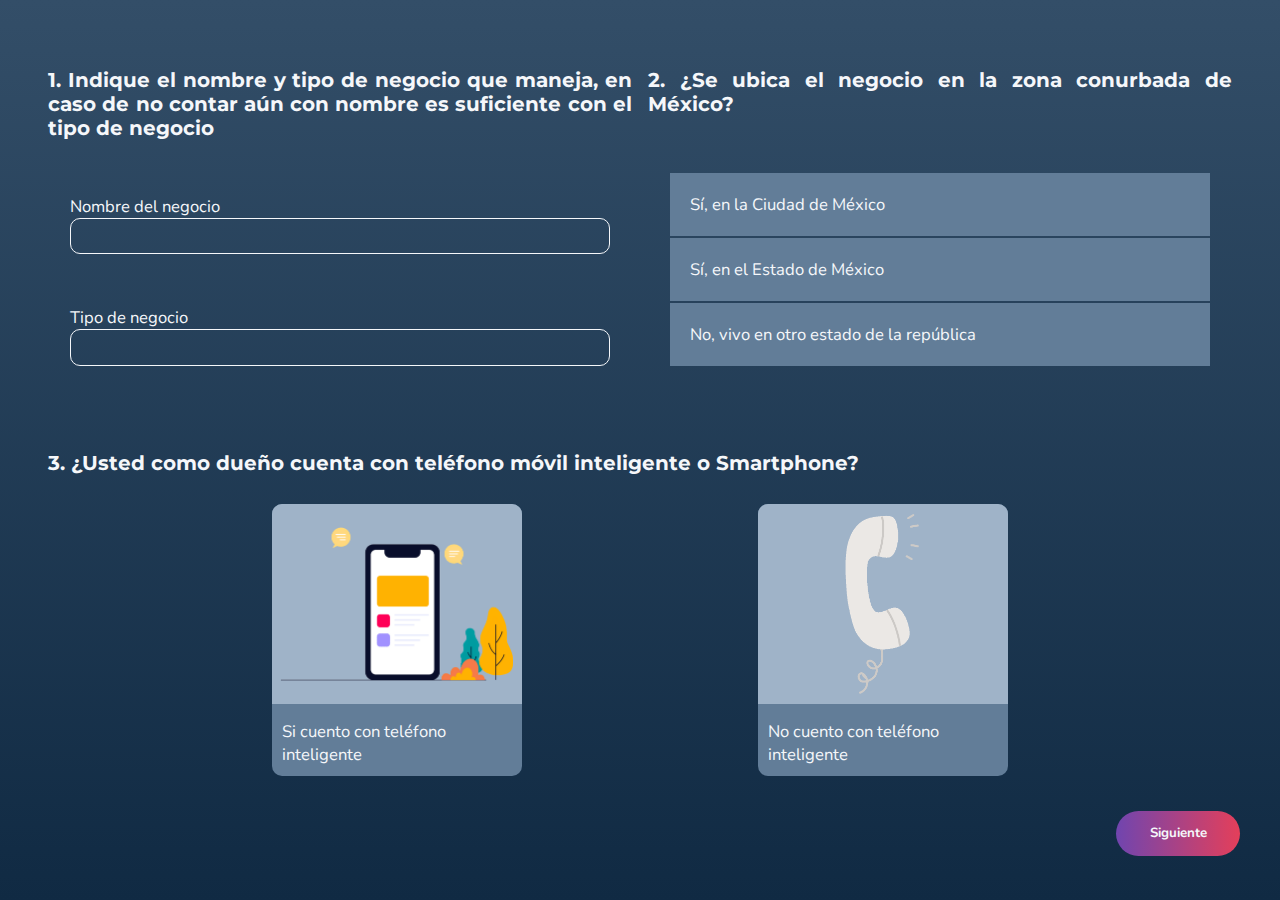
<file: encuesta_negocio.html>
<!DOCTYPE html>
<html lang="en">
<head>
    <meta charset="UTF-8">
    <meta http-equiv="X-UA-Compatible" content="IE=edge">
    <meta name="viewport" content="width=device-width, initial-scale=1.0">

    <link rel="stylesheet" href="estilos/encuestas.css">

    <title>Encuestas</title>
</head>
<body>

    <div class="lienzo">

        <div class="paginas">
            
            <div class="pagina">

                <div class="pregunta">
                    <h3 class="pregunta__titulo">1.  Indique el nombre y tipo de negocio que maneja, en caso de no contar aún con nombre es suficiente con el tipo de negocio</h3>
                    <ul class="pregunta__opciones pregunta__opciones--filas pregunta__opciones--espaciados">
                        <li class="pregunta__opciones__opcion">
                            <div class="input input--filas">
                                <label for="nombre_negocio" class="input__label">Nombre del negocio</label>
                                <input class="input__input" type="text" name="nombre_negocio" id="">
                            </div>
                        </li>
                        <li class="pregunta__opciones__opcion">
                            <div class="input input--filas">
                                <label for="tipo_negocio" class="input__label">Tipo de negocio</label>
                                <input class="input__input" type="text" name="tipo_negocio" id="">
                            </div>
                        </li>
                    </ul>
                </div>
                <div class="pregunta">
                    <h3 class="pregunta__titulo">2.  ¿Se ubica el negocio en la zona conurbada de México?</h3>
                    <ul class="pregunta__opciones pregunta__opciones--filas">
                        <li class="pregunta__opciones__opcion">
                            <label>
                                <input type="radio" class="opcion__radio" name="residencia" value="CDMX">
                                <span class="opcion__radio__valor" >Sí, en la Ciudad de México</span>
                            </label>
                        </li>
                        <li class="pregunta__opciones__opcion">
                            <label>
                                <input type="radio" class="opcion__radio" name="residencia" value="EdoMex">
                                <span class="opcion__radio__valor" >Sí, en el Estado de México</span>
                            </label>
                        </li>
                        <li class="pregunta__opciones__opcion">
                            <label>
                                <input type="radio" class="opcion__radio" name="residencia" value="Estados">
                                <span class="opcion__radio__valor" >No, vivo en otro estado de la república</span>
                            </label>
                        </li>
                    </ul>
                </div>
                <div class="pregunta pregunta--ancho-columnas">
                    <h3 class="pregunta__titulo">3.  ¿Usted como dueño cuenta con teléfono móvil inteligente o Smartphone? </h3>
                    <ul class="pregunta__opciones pregunta__opciones--espaciados">
                        <li class="pregunta__opciones__opcion">
                            <label>
                                <input type="radio" class="opcion__radio" name="smartphone" value="Smartphone">
                                <div class="tarjeta tarjeta--apuntador">
                                    <img src="recursos/smartphone.png" class="tarjeta__imagen">
                                    <p class="tarjeta__descripcion">Si cuento con teléfono inteligente</p>
                                </div>
                            </label>
                        </li>
                        <li class="pregunta__opciones__opcion">
                            <label>
                                <input type="radio" class="opcion__radio" name="smartphone" value="Sin_Smartphone">
                                <div class="tarjeta tarjeta--apuntador">
                                    <img src="recursos/telefono.png" class="tarjeta__imagen">
                                    <p class="tarjeta__descripcion">No cuento con teléfono inteligente</p>
                                </div>
                            </label>
                        </li>
                    </ul>
                </div>

            </div>

            <div class="pagina">

                <div class="pregunta">
                    <h3 class="pregunta__titulo">4.  ¿Con qué sistema operativo funciona su teléfono?</h3>
                    <ul class="pregunta__opciones pregunta__opciones--espaciados">
                        <li class="pregunta__opciones__opcion">
                            <label>
                                <input type="radio" class="opcion__radio" name="SO" value="Android">
                                <div class="tarjeta tarjeta--pequeña tarjeta--sin-fondo tarjeta--apuntador">
                                    <img src="recursos/android.png" class="tarjeta__imagen">
                                    <p class="tarjeta__descripcion tarjeta__descripcion--centrar tarjeta__descripcion--fondo">Android</p>
                                </div>
                            </label>
                        </li>
                        <li class="pregunta__opciones__opcion">
                            <label>
                                <input type="radio" class="opcion__radio" name="SO" value="iOS">
                                <div class="tarjeta tarjeta--pequeña tarjeta--sin-fondo tarjeta--apuntador">
                                    <img src="recursos/ios.png" class="tarjeta__imagen">
                                    <p class="tarjeta__descripcion tarjeta__descripcion--centrar tarjeta__descripcion--fondo">iOS <br> (Apple)</p>
                                </div>
                            </label>
                        </li>
                        <li class="pregunta__opciones__opcion">
                            <label>
                                <input type="radio" class="opcion__radio" name="SO" value="Harmony_OS">
                                <div class="tarjeta tarjeta--pequeña tarjeta--sin-fondo tarjeta--apuntador">
                                    <img src="recursos/huawei.png" class="tarjeta__imagen">
                                    <p class="tarjeta__descripcion tarjeta__descripcion--centrar tarjeta__descripcion--fondo">Harmony OS<br>(Huawei)</p>
                                </div>
                            </label>
                        </li>
                        <li class="pregunta__opciones__opcion">
                            <label>
                                <input type="radio" class="opcion__radio" name="SO" value="Windows_phone">
                                <div class="tarjeta tarjeta--pequeña tarjeta--sin-fondo tarjeta--apuntador">
                                    <img src="recursos/windows-phone.png" class="tarjeta__imagen">
                                    <p class="tarjeta__descripcion tarjeta__descripcion--centrar tarjeta__descripcion--fondo">Windows Phone</p>
                                </div>
                            </label>
                        </li>
                        <li class="pregunta__opciones__opcion">
                            <label>
                                <input type="radio" class="opcion__radio" name="SO" value="No_se">
                                <div class="tarjeta tarjeta--pequeña tarjeta--sin-fondo tarjeta--apuntador">
                                    <img src="recursos/interrogacion.png" class="tarjeta__imagen">
                                    <p class="tarjeta__descripcion tarjeta__descripcion--centrar tarjeta__descripcion--fondo">No lo sé</p>
                                </div>
                            </label>
                        </li>
                    </ul>
                </div>
                <div class="pregunta">
                    <h3 class="pregunta__titulo">5.  ¿Qué tan probable es que se encuentre dispuest@ a instalar una app nueva en su celular?</h3>
                    <ul class="pregunta__opciones pregunta__opciones--espaciados">
                        <li class="pregunta__opciones__opcion">
                            <label>
                                <input type="radio" class="opcion__radio" name="Instalacion_app" value="Desacuerdo">
                                <div class="tarjeta tarjeta--pequeña tarjeta--sin-fondo tarjeta--apuntador caras">
                                    <div class="tarjeta__imagen">
                                        <svg class="tarjeta__imagen__icono" desacuerdo xmlns="http://www.w3.org/2000/svg" width="24" height="24" viewBox="0 0 24 24" fill="none" stroke="currentColor" stroke-width="2" stroke-linecap="round" stroke-linejoin="round" display="block" id="FaceSad"><circle cx="12" cy="12" r="10"/><path d="M8 9.05v-.1"/><path d="M16 9.05v-.1"/><path d="M16 16c-.5-1.5-1.79-3-4-3s-3.5 1.5-4 3"/></svg>
                                    </div>
                                    <p class="tarjeta__descripcion tarjeta__descripcion--centrar">Muy poco probable</p>
                                </div>
                            </label>
                        </li>
                        <li class="pregunta__opciones__opcion">
                            <label>
                                <input type="radio" class="opcion__radio" name="Instalacion_app" value="Medio">
                                <div class="tarjeta tarjeta--pequeña tarjeta--sin-fondo tarjeta--apuntador caras">
                                    <div class="tarjeta__imagen">
                                        <svg class="tarjeta__imagen__icono" neutral xmlns="http://www.w3.org/2000/svg" width="24" height="24" viewBox="0 0 24 24" fill="none" stroke="currentColor" stroke-width="2" stroke-linecap="round" stroke-linejoin="round" display="block" id="FaceNeutral"><circle cx="12" cy="12" r="10"/><path d="M8 9.05v-.1"/><path d="M16 9.05v-.1"/><path d="M8 14h8"/></svg>
                                    </div>
                                    <p class="tarjeta__descripcion tarjeta__descripcion--centrar">Podría darle una oportunidad</p>
                                </div>
                            </label>
                        </li>
                        <li class="pregunta__opciones__opcion">
                            <label>
                                <input type="radio" class="opcion__radio" name="Instalacion_app" value="Acuerdo">
                                <div class="tarjeta tarjeta--pequeña tarjeta--sin-fondo tarjeta--apuntador caras">
                                    <div class="tarjeta__imagen">
                                        <svg class="tarjeta__imagen__icono" acuerdo xmlns="http://www.w3.org/2000/svg" width="24" height="24" viewBox="0 0 24 24" fill="none" stroke="currentColor" stroke-width="2" stroke-linecap="round" stroke-linejoin="round" display="block" id="FaceHappy"><circle cx="12" cy="12" r="10"/><path d="M8 9.05v-.1"/><path d="M16 9.05v-.1"/><path d="M16 14c-.5 1.5-1.79 3-4 3s-3.5-1.5-4-3"/></svg>
                                    </div>
                                    <p class="tarjeta__descripcion tarjeta__descripcion--centrar">Muy probable</p>
                                </div>
                            </label>
                        </li>
                    </ul>
                </div>
                <div class="pregunta">
                    <h3 class="pregunta__titulo">6.  ¿Le parece más conveniente poder utilizar una app desde el navegador en vez de instalarla en el dispositivo movil?</h3>
                    <ul class="pregunta__opciones pregunta__opciones--filas">
                        <li class="pregunta__opciones__opcion">
                            <label>
                                <input type="radio" class="opcion__radio" name="app-navegador" value="Si">
                                <span class="opcion__radio__valor" >Sí, me parece mejor</span>
                            </label>
                        </li>
                        <li class="pregunta__opciones__opcion">
                            <label>
                                <input type="radio" class="opcion__radio" name="app-navegador" value="Cualquiera">
                                <span class="opcion__radio__valor" >Cualquiera de las 2 me parece bien</span>
                            </label>
                        </li>
                        <li class="pregunta__opciones__opcion">
                            <label>
                                <input type="radio" class="opcion__radio" name="app-navegador" value="No">
                                <span class="opcion__radio__valor" >No, prefiero</span>
                            </label>
                        </li>
                    </ul>
                </div>
                <div class="pregunta">
                    <h3 class="pregunta__titulo">7.  ¿Estaría dispuest@ a instalar una app más ligera desde el navegador de su dispositivo en vez de directamente en la tienda de aplicaciones ?</h3>
                    <ul class="pregunta__opciones pregunta__opciones--espaciados">
                        <li class="pregunta__opciones__opcion">
                            <label>
                                <input type="radio" class="opcion__radio" name="app-ligera" value="Desacuerdo">
                                <div class="tarjeta tarjeta--pequeña tarjeta--sin-fondo tarjeta--apuntador caras">
                                    <div class="tarjeta__imagen">
                                        <svg class="tarjeta__imagen__icono" desacuerdo xmlns="http://www.w3.org/2000/svg" width="24" height="24" viewBox="0 0 24 24" fill="none" stroke="currentColor" stroke-width="2" stroke-linecap="round" stroke-linejoin="round" display="block" id="FaceSad"><circle cx="12" cy="12" r="10"/><path d="M8 9.05v-.1"/><path d="M16 9.05v-.1"/><path d="M16 16c-.5-1.5-1.79-3-4-3s-3.5 1.5-4 3"/></svg>
                                    </div>
                                    <p class="tarjeta__descripcion tarjeta__descripcion--centrar">No</p>
                                </div>
                            </label>
                        </li>
                        <li class="pregunta__opciones__opcion">
                            <label>
                                <input type="radio" class="opcion__radio" name="app-ligera" value="Medio">
                                <div class="tarjeta tarjeta--pequeña tarjeta--sin-fondo tarjeta--apuntador caras">
                                    <div class="tarjeta__imagen">
                                        <svg class="tarjeta__imagen__icono" neutral xmlns="http://www.w3.org/2000/svg" width="24" height="24" viewBox="0 0 24 24" fill="none" stroke="currentColor" stroke-width="2" stroke-linecap="round" stroke-linejoin="round" display="block" id="FaceNeutral"><circle cx="12" cy="12" r="10"/><path d="M8 9.05v-.1"/><path d="M16 9.05v-.1"/><path d="M8 14h8"/></svg>
                                    </div>
                                    <p class="tarjeta__descripcion tarjeta__descripcion--centrar">Podría darle una oportunidad</p>
                                </div>
                            </label>
                        </li>
                        <li class="pregunta__opciones__opcion">
                            <label>
                                <input type="radio" class="opcion__radio" name="app-ligera" value="Acuerdo">
                                <div class="tarjeta tarjeta--pequeña tarjeta--sin-fondo tarjeta--apuntador caras">
                                    <div class="tarjeta__imagen">
                                        <svg class="tarjeta__imagen__icono" acuerdo xmlns="http://www.w3.org/2000/svg" width="24" height="24" viewBox="0 0 24 24" fill="none" stroke="currentColor" stroke-width="2" stroke-linecap="round" stroke-linejoin="round" display="block" id="FaceHappy"><circle cx="12" cy="12" r="10"/><path d="M8 9.05v-.1"/><path d="M16 9.05v-.1"/><path d="M16 14c-.5 1.5-1.79 3-4 3s-3.5-1.5-4-3"/></svg>
                                    </div>
                                    <p class="tarjeta__descripcion tarjeta__descripcion--centrar">Si</p>
                                </div>
                            </label>
                        </li>
                    </ul>
                </div>

            </div>

            <div class="pagina">

                <div class="pregunta">
                    <h3 class="pregunta__titulo">8.  ¿Utiliza o contrata algún recurso software o servicio web que le permita promocionar, distribuir y/o gestionar los productos/servicios ofrecidos por su negocio?</h3>
                    <ul class="pregunta__opciones pregunta__opciones--filas">
                        <li class="pregunta__opciones__opcion">
                            <label>
                                <input type="radio" class="opcion__radio" name="utilizacion_software" value="Si_gestion">
                                <span class="opcion__radio__valor" >Si, cuento con software para la gestión de mis productos/servicios</span>
                            </label>
                        </li>
                        <li class="pregunta__opciones__opcion">
                            <label>
                                <input type="radio" class="opcion__radio" name="utilizacion_software" value="Si_promocion">
                                <span class="opcion__radio__valor" >No cuento con un software para la gestión pero si para la promoción de mis productos/servicios</span>
                            </label>
                        </li>
                        <li class="pregunta__opciones__opcion">
                            <label>
                                <input type="radio" class="opcion__radio" name="utilizacion_software" value="Ninguno">
                                <span class="opcion__radio__valor" >Ninguno, no utilizo ningún recurso software o servicio tecnológico para mi negocio</span>
                            </label>
                        </li>
                    </ul>
                </div>
                <div class="pregunta">
                    <h3 class="pregunta__titulo">9.  En caso de utilizar algún recurso según la pregunta #8, indique el nombre de estos(utilice comas para separarlos)</h3>
                    <ul class="pregunta__opciones pregunta__opciones--filas ">
                        <li class="pregunta__opciones__opcion">
                            <div class="input input--filas">
                                <label for="comentario" class="input__label">Nombres de los servicios/recursos</label>
                                <textarea rows="4" cols="10" class="input__input input__input--textarea" name="nombres_servicios_recursos"></textarea>
                            </div>
                        </li>
                    </ul>
                </div>
                <div class="pregunta">
                    <h3 class="pregunta__titulo">10.  ¿Consideraría útil auxiliarse con de una plataforma software que le permita realizar la promoción, venta, recepción de pagos y administración de sus pedidos/contratos de sus productos/servicios en la economía local de su negocio ?</h3>
                    <ul class="pregunta__opciones pregunta__opciones--espaciados">
                        <li class="pregunta__opciones__opcion">
                            <label>
                                <input type="radio" class="opcion__radio" name="utilidad_app" value="Desacuerdo">
                                <div class="tarjeta tarjeta--pequeña tarjeta--sin-fondo tarjeta--apuntador caras">
                                    <div class="tarjeta__imagen">
                                        <svg class="tarjeta__imagen__icono" neutral xmlns="http://www.w3.org/2000/svg" width="24" height="24" viewBox="0 0 24 24" fill="none" stroke="currentColor" stroke-width="2" stroke-linecap="round" stroke-linejoin="round" display="block" id="FaceNeutral"><circle cx="12" cy="12" r="10"/><path d="M8 9.05v-.1"/><path d="M16 9.05v-.1"/><path d="M8 14h8"/></svg>
                                    </div>
                                    <p class="tarjeta__descripcion tarjeta__descripcion--centrar">No, no me parece útil</p>
                                </div>
                            </label>
                        </li>
                        <li class="pregunta__opciones__opcion">
                            <label>
                                <input type="radio" class="opcion__radio" name="utilidad_app" value="Acuerdo">
                                <div class="tarjeta tarjeta--pequeña tarjeta--sin-fondo tarjeta--apuntador caras">
                                    <div class="tarjeta__imagen">
                                        <svg class="tarjeta__imagen__icono" acuerdo xmlns="http://www.w3.org/2000/svg" width="24" height="24" viewBox="0 0 24 24" fill="none" stroke="currentColor" stroke-width="2" stroke-linecap="round" stroke-linejoin="round" display="block" id="FaceHappy"><circle cx="12" cy="12" r="10"/><path d="M8 9.05v-.1"/><path d="M16 9.05v-.1"/><path d="M16 14c-.5 1.5-1.79 3-4 3s-3.5-1.5-4-3"/></svg>
                                    </div>
                                    <p class="tarjeta__descripcion tarjeta__descripcion--centrar">Si me p arece útil</p>
                                </div>
                            </label>
                        </li>
                    </ul>
                </div>
                <div class="pregunta">
                    <h3 class="pregunta__titulo">11.  ¿ Cuenta con una página o aplicación web para su negocio ?</h3>
                    <ul class="pregunta__opciones pregunta__opciones--filas pregunta_opciones--centrar">
                        <li class="pregunta__opciones__opcion">
                            <label>
                                <input type="radio" class="opcion__radio" name="pagina_web" value="Desacuerdo">
                                <div class="tarjeta tarjeta--pequeña tarjeta--sin-fondo tarjeta--apuntador caras" style="margin: auto;" >
                                    <div class="tarjeta__imagen">
                                        <svg class="tarjeta__imagen__icono" neutral xmlns="http://www.w3.org/2000/svg" width="24" height="24" viewBox="0 0 24 24" fill="none" stroke="currentColor" stroke-width="2" stroke-linecap="round" stroke-linejoin="round" display="block" id="FaceNeutral"><circle cx="12" cy="12" r="10"/><path d="M8 9.05v-.1"/><path d="M16 9.05v-.1"/><path d="M8 14h8"/></svg>
                                    </div>
                                    <p class="tarjeta__descripcion tarjeta__descripcion--centrar">No</p>
                                </div>
                            </label>
                        </li>
                        <li class="pregunta__opciones__opcion">
                            <label>
                                <input type="radio" class="opcion__radio" name="pagina_web" value="Acuerdo">
                                <div class="tarjeta tarjeta--pequeña tarjeta--sin-fondo tarjeta--apuntador caras" style="margin: auto;" >
                                    <div class="tarjeta__imagen">
                                        <svg class="tarjeta__imagen__icono" acuerdo xmlns="http://www.w3.org/2000/svg" width="24" height="24" viewBox="0 0 24 24" fill="none" stroke="currentColor" stroke-width="2" stroke-linecap="round" stroke-linejoin="round" display="block" id="FaceHappy"><circle cx="12" cy="12" r="10"/><path d="M8 9.05v-.1"/><path d="M16 9.05v-.1"/><path d="M16 14c-.5 1.5-1.79 3-4 3s-3.5-1.5-4-3"/></svg>
                                    </div>
                                    <p class="tarjeta__descripcion tarjeta__descripcion--centrar">Si</p>
                                </div>
                            </label>
                        </li>
                        <li class="pregunta__opciones__opcion">
                            <div class="input input--filas">
                                <label for="direccion_web" class="input__label">Dirección web(opcional)</label>
                                <input class="input__input" type="text" name="direccion_web" id="">
                            </div>
                        </li>
                    </ul>
                </div>

            </div>

            <div class="pagina">
                
                <div class="pregunta pregunta--ancho-columnas">
                    <h3 class="pregunta__titulo">12.  ¿ Le interesaría poder ofrecer beneficios especiales a sus compradores frecuentes mediante promociones y servicios exclusivos para ellos a través de la plataforma ?</h3>
                    <ul class="pregunta__opciones pregunta__opciones--espaciados">
                        <li class="pregunta__opciones__opcion">
                            <label>
                                <input type="radio" class="opcion__radio" name="beneficios_especiales" value="Desacuerdo">
                                <div class="tarjeta tarjeta--pequeña tarjeta--pequeña--alargada tarjeta--sin-fondo tarjeta--apuntador caras">
                                    <div class="tarjeta__imagen">
                                        <svg class="tarjeta__imagen__icono" neutral xmlns="http://www.w3.org/2000/svg" width="24" height="24" viewBox="0 0 24 24" fill="none" stroke="currentColor" stroke-width="2" stroke-linecap="round" stroke-linejoin="round" display="block" id="FaceNeutral"><circle cx="12" cy="12" r="10"/><path d="M8 9.05v-.1"/><path d="M16 9.05v-.1"/><path d="M8 14h8"/></svg>
                                    </div>
                                    <p class="tarjeta__descripcion tarjeta__descripcion--centrar">No me interesa</p>
                                </div>
                            </label>
                        </li>
                        <li class="pregunta__opciones__opcion">
                            <label>
                                <input type="radio" class="opcion__radio" name="beneficios_especiales" value="Acuerdo">
                                <div class="tarjeta tarjeta--pequeña tarjeta--sin-fondo tarjeta--apuntador tarjeta--alargada caras">
                                    <div class="tarjeta__imagen">
                                        <svg class="tarjeta__imagen__icono" acuerdo xmlns="http://www.w3.org/2000/svg" width="24" height="24" viewBox="0 0 24 24" fill="none" stroke="currentColor" stroke-width="2" stroke-linecap="round" stroke-linejoin="round" display="block" id="FaceHappy"><circle cx="12" cy="12" r="10"/><path d="M8 9.05v-.1"/><path d="M16 9.05v-.1"/><path d="M16 14c-.5 1.5-1.79 3-4 3s-3.5-1.5-4-3"/></svg>
                                    </div>
                                    <p class="tarjeta__descripcion tarjeta__descripcion--centrar">Si me interesaría poder ofrecer beneficios a mis compradores</p>
                                </div>
                            </label>
                        </li>
                    </ul>
                </div>
                <div class="pregunta pregunta--ancho-columnas">
                    <h3 class="pregunta__titulo">13.   ¿Qué comisión en la venta considera justa por la venta de sus servicios/producto en la plataforma?</h3>
                    <ul class="pregunta__opciones pregunta__opciones--filas">
                        <li class="pregunta__opciones__opcion">
                            <label>
                                <input type="radio" class="opcion__radio" name="comision" value="Si">
                                <span class="opcion__radio__valor" >Comisión del 18%</span>
                            </label>
                        </li>
                        <li class="pregunta__opciones__opcion">
                            <label>
                                <input type="radio" class="opcion__radio" name="comision" value="Cualquiera">
                                <span class="opcion__radio__valor" >Comisión del 20%</span>
                            </label>
                        </li>
                        <li class="pregunta__opciones__opcion">
                            <label>
                                <input type="radio" class="opcion__radio" name="comision" value="No">
                                <span class="opcion__radio__valor" >Comisión del 22%</span>
                            </label>
                        </li>
                        <li class="pregunta__opciones__opcion">
                            <label>
                                <input type="radio" class="opcion__radio" name="comision" value="No">
                                <span class="opcion__radio__valor" >Comisión del 25%</span>
                            </label>
                        </li>
                        <li class="pregunta__opciones__opcion">
                            <label>
                                <input type="radio" class="opcion__radio" name="comision" value="No">
                                <span class="opcion__radio__valor" >Comisión del 28%</span>
                            </label>
                        </li>
                    </ul>
                </div>
                
            </div>
            
            <div class="pagina">

                <div class="pregunta">
                    <h3 class="pregunta__titulo">14.  Elija el rango de precios que estaría dispuesto a pagar mensualmente por una cuenta para su negocio que le permita mostrar sus productos/servicios en la plataforma , administrar sus pedidos/contrataciones, recibir los pagos libres de comisión en la venta de sus clientes desde la plataforma a una cuenta bancaria o Paypal de su propiedad y muchos otros beneficios que le puede brindar a sus compradores</h3>
                    <ul class="pregunta__opciones pregunta__opciones--filas pregunta__opciones--espaciados">
                        <li class="pregunta__opciones__opcion">
                            <input id="range_precios" type="range" name="rango_precios" min="0" max="4">
                        </li>
                        <li class="pregunta__opciones__opcion">
                            <span class="opcion__valor-range" id="valor_precios">$250 - $350</span>
                        </li>
                    </ul>
                </div>

            </div>

            <div class="pagina">

                <div class="pregunta">
                    <h3 class="pregunta__titulo">15.  El siguiente logotipo formará parte de imagen de la plataforma e ícono de la aplicación ¿Le gusta el diseño?</h3>
                    <ul class="pregunta__opciones--logotipo">
                        <li class="pregunta__opciones__opcion">
                            <img src="recursos/econocal-logo.jpeg" alt="" class="logotipo">
                        </li>
                        <li class="pregunta__opciones__opcion">
                            <label>
                                <input type="radio" class="opcion__radio" name="logotipo" value="Medio">
                                <div class="tarjeta tarjeta--pequeña tarjeta--sin-fondo tarjeta--apuntador caras">
                                    <div class="tarjeta__imagen">
                                        <svg class="tarjeta__imagen__icono" neutral xmlns="http://www.w3.org/2000/svg" width="24" height="24" viewBox="0 0 24 24" fill="none" stroke="currentColor" stroke-width="2" stroke-linecap="round" stroke-linejoin="round" display="block" id="FaceNeutral"><circle cx="12" cy="12" r="10"/><path d="M8 9.05v-.1"/><path d="M16 9.05v-.1"/><path d="M8 14h8"/></svg>
                                    </div>
                                    <p class="tarjeta__descripcion tarjeta__descripcion--centrar">No me agrada el diseño</p>
                                </div>
                            </label>
                        </li>
                        <li class="pregunta__opciones__opcion">
                            <label>
                                <input type="radio" class="opcion__radio" name="logotipo" value="Acuerdo">
                                <div class="tarjeta tarjeta--pequeña tarjeta--sin-fondo tarjeta--apuntador caras">
                                    <div class="tarjeta__imagen">
                                        <svg class="tarjeta__imagen__icono" acuerdo xmlns="http://www.w3.org/2000/svg" width="24" height="24" viewBox="0 0 24 24" fill="none" stroke="currentColor" stroke-width="2" stroke-linecap="round" stroke-linejoin="round" display="block" id="FaceHappy"><circle cx="12" cy="12" r="10"/><path d="M8 9.05v-.1"/><path d="M16 9.05v-.1"/><path d="M16 14c-.5 1.5-1.79 3-4 3s-3.5-1.5-4-3"/></svg>
                                    </div>
                                    <p class="tarjeta__descripcion tarjeta__descripcion--centrar">Si, me gusta</p>
                                </div>
                            </label>
                        </li>
                    </ul>
                </div>
                <div class="pregunta">
                    <h3 class="pregunta__titulo">16.  Indique en 3 palabras con que relaciona el logotipo</h3>
                    <ul class="pregunta__opciones pregunta__opciones--filas">
                        <li class="pregunta__opciones__opcion">
                            <div class="input">
                                <label for="Palabra_1" class="input__label input__label--bold">1.</label>
                                <input class="input__input" type="text" name="Palabra_1" id="">
                            </div>
                        </li>
                        <li class="pregunta__opciones__opcion">
                            <div class="input">
                                <label for="Palabra_2" class="input__label input__label--bold">2.</label>
                                <input class="input__input" type="text" name="Palabra_2" id="">
                            </div>
                        </li>
                        <li class="pregunta__opciones__opcion">
                            <div class="input">
                                <label for="Palabra_3" class="input__label input__label--bold">3.</label>
                                <input class="input__input" type="text" name="Palabra_3" id="">
                            </div>
                        </li>
                    </ul>
                </div>
                <div class="pregunta">
                    <h3 class="pregunta__titulo">17.  ¿Le agradaría utilizar la plataforma que proponemos con la elección de colores y el estilo utilizado en este formulario?</h3>
                    <ul class="pregunta__opciones pregunta__opciones--espaciados">
                        <li class="pregunta__opciones__opcion">
                            <label>
                                <input type="radio" class="opcion__radio" name="Instalacion_app" value="Desacuerdo">
                                <div class="tarjeta tarjeta--pequeña tarjeta--sin-fondo tarjeta--apuntador caras">
                                    <div class="tarjeta__imagen">
                                        <svg class="tarjeta__imagen__icono" desacuerdo xmlns="http://www.w3.org/2000/svg" width="24" height="24" viewBox="0 0 24 24" fill="none" stroke="currentColor" stroke-width="2" stroke-linecap="round" stroke-linejoin="round" display="block" id="FaceSad"><circle cx="12" cy="12" r="10"/><path d="M8 9.05v-.1"/><path d="M16 9.05v-.1"/><path d="M16 16c-.5-1.5-1.79-3-4-3s-3.5 1.5-4 3"/></svg>
                                    </div>
                                    <p class="tarjeta__descripcion tarjeta__descripcion--centrar">Muy poco probable</p>
                                </div>
                            </label>
                        </li>
                        <li class="pregunta__opciones__opcion">
                            <label>
                                <input type="radio" class="opcion__radio" name="Instalacion_app" value="Medio">
                                <div class="tarjeta tarjeta--pequeña tarjeta--sin-fondo tarjeta--apuntador caras">
                                    <div class="tarjeta__imagen">
                                        <svg class="tarjeta__imagen__icono" neutral xmlns="http://www.w3.org/2000/svg" width="24" height="24" viewBox="0 0 24 24" fill="none" stroke="currentColor" stroke-width="2" stroke-linecap="round" stroke-linejoin="round" display="block" id="FaceNeutral"><circle cx="12" cy="12" r="10"/><path d="M8 9.05v-.1"/><path d="M16 9.05v-.1"/><path d="M8 14h8"/></svg>
                                    </div>
                                    <p class="tarjeta__descripcion tarjeta__descripcion--centrar">Podría darle una oportunidad</p>
                                </div>
                            </label>
                        </li>
                        <li class="pregunta__opciones__opcion">
                            <label>
                                <input type="radio" class="opcion__radio" name="Instalacion_app" value="Acuerdo">
                                <div class="tarjeta tarjeta--pequeña tarjeta--sin-fondo tarjeta--apuntador caras">
                                    <div class="tarjeta__imagen">
                                        <svg class="tarjeta__imagen__icono" acuerdo xmlns="http://www.w3.org/2000/svg" width="24" height="24" viewBox="0 0 24 24" fill="none" stroke="currentColor" stroke-width="2" stroke-linecap="round" stroke-linejoin="round" display="block" id="FaceHappy"><circle cx="12" cy="12" r="10"/><path d="M8 9.05v-.1"/><path d="M16 9.05v-.1"/><path d="M16 14c-.5 1.5-1.79 3-4 3s-3.5-1.5-4-3"/></svg>
                                    </div>
                                    <p class="tarjeta__descripcion tarjeta__descripcion--centrar">Muy probable</p>
                                </div>
                            </label>
                        </li>
                    </ul>
                </div>
                <div class="pregunta">
                    <h3 class="pregunta__titulo">18 .  Si tiene algún comentario respecto a la plataforma propuesta, las características y funciones, los colores y/o el diseño del formulario, puede escribirlos en esta sección(opcionales)</h3>
                    <ul class="pregunta__opciones pregunta__opciones--filas ">
                        <li class="pregunta__opciones__opcion">
                            <div class="input input--filas">
                                <label for="comentario" class="input__label">Comentarios y Sugerencias</label>
                                <textarea rows="4" cols="10" class="input__input input__input--textarea" name="comentario"></textarea>
                            </div>
                        </li>
                    </ul>
                </div>

            </div>

        </div>

        <div class="botones-paginas">

            <button id="regresar" class="botones-paginas__retroceder boton boton--aurora-gris"> Regresar </button>
            <button id="siguiente" class="botones-paginas__avanzar boton boton--aurora-morado"> Siguiente </button>
            <!-- <button id="enviar" class="botones-paginas__avanzar boton boton--aurora-morado"> Enviar Respestas </button> -->
            <a href="agradecimientos.html" id="enviar" class="botones-paginas__avanzar boton boton--aurora-morado"> Enviar Respestas </a>


        </div>
        
    </div>

    <script src="scripts/paginas.js"></script>
    <script src="scripts/range_precios.js"></script>

</body>
</html>
</file>
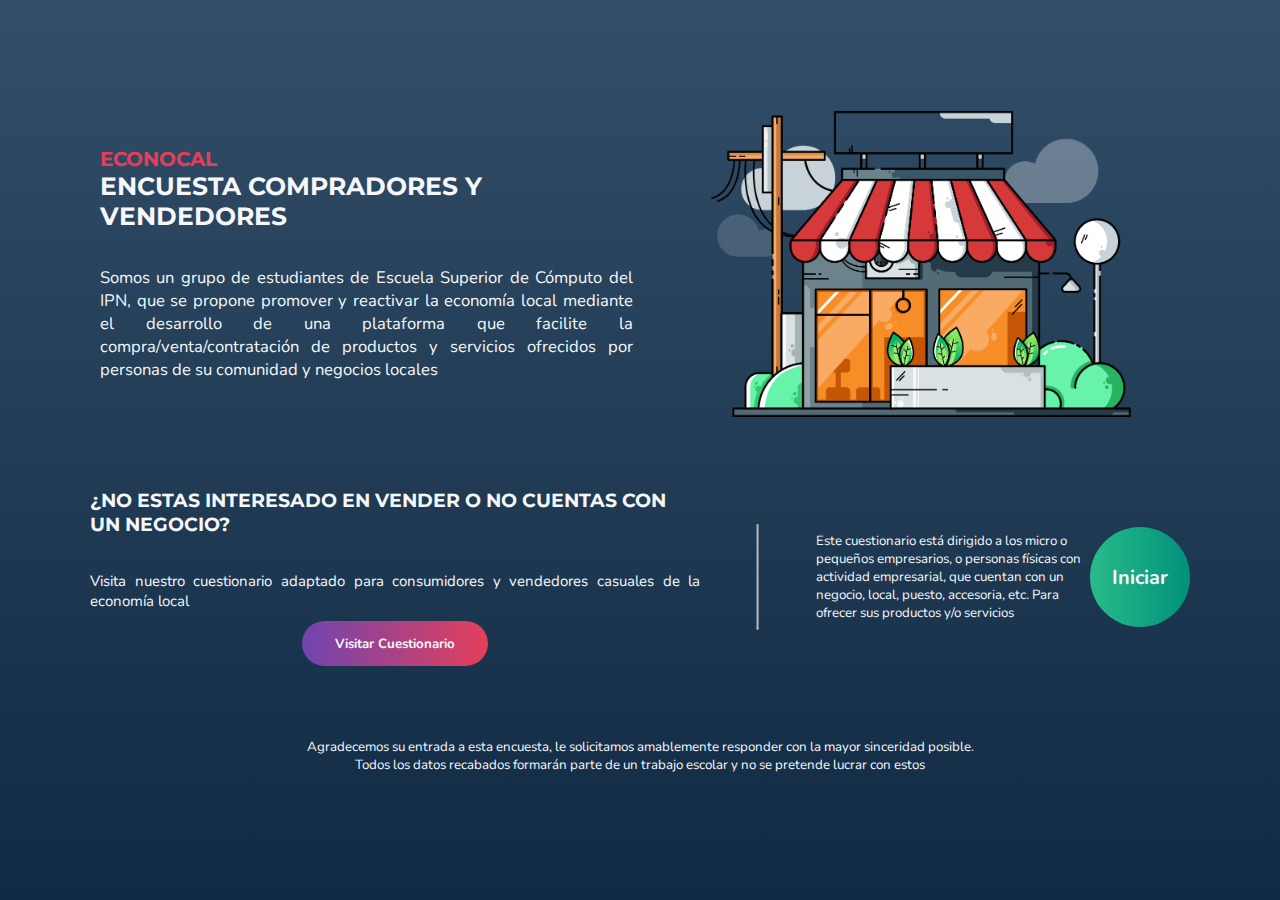
<file: negocios.html>
<html lang="es">
<head>
    <meta charset="UTF-8">
    <meta http-equiv="X-UA-Compatible" content="IE=edge">
    <meta name="viewport" content="width=device-width, initial-scale=1.0">

    <link rel="stylesheet" href="estilos/negocios.css">

    <title>Encuesta compradores y vendedores</title>


</head>
<body>
    <div class="contenedor">
        
        <div class="centrar">
    
            <header class="encabezado">
    
                <div class="encabezado__informacion">
                    
                    <div class="encabezado__titulos">
                        
                        <h2 class="encabezado__subtitulo"> Econocal </h2>
                        <h1 class="encabezado__titulo"> Encuesta Compradores y Vendedores </h1>
    
                    </div>
                    <p class="encabezado__parrafo">Somos un grupo de estudiantes de Escuela Superior de Cómputo del IPN, que se propone promover y reactivar la economı́a local mediante el desarrollo de una plataforma que facilite la compra/venta/contratación de productos y servicios ofrecidos por personas de su comunidad y negocios locales</p>
    
                </div>
    
                <div class="encabezado__contenedor-imagen">
    
                    <img src="recursos/tienda.png" class="encabezado__imagen"></img>
    
                </div>
    
            </header>
    
            <section class="seccion__encuestas">
    
                <article class="seccion__encuestas__visitar">
    
                    <h3 class="seccion__encuestas__visitar__titulo">¿No estas interesado en vender o no cuentas con un negocio?</h3>
                    <p class="seccion__encuestas__visitar__parrafo">Visita nuestro cuestionario adaptado para consumidores y vendedores casuales de la economía local</p>
                    <a href="index.html" class="seccion__encuestas__visitar__boton boton boton--aurora-morado"> Visitar Cuestionario </a>
    
                </article>
    
                <hr class="seccion__encuestas__separador">
    
                <article class="seccion__encuestas__iniciar">
                    
                    <p class="seccion__encuestas__iniciar__descripcion">Este  cuestionario  está  dirigido  a  los  micro o  pequeños  empresarios, o personas físicas con actividad empresarial, que  cuentan  con  un  negocio,  local, puesto, accesoria, etc. Para ofrecer sus productos y/o servicios</p>
                    <a href="encuesta_negocio.html" class="seccion__encuestas__iniciar__boton boton boton--redondo boton--aurora-verde">Iniciar</a>
    
                </article>
    
            </section>
    
    
            <footer class="pie-pagina">
    
                Agradecemos su entrada a esta encuesta, le solicitamos amablemente responder con la mayor sinceridad posible. <br> Todos los datos recabados formarán parte de un trabajo escolar y no se pretende lucrar con estos
    
            </footer>
    
        </div>

    </div>

</body>
</html>
</file>
<file: estilos/principal.css>
@charset "UTF-8";
@import url("https://fonts.googleapis.com/css2?family=Nunito:ital,wght@0,400;0,700;1,400&display=swap");
@import url("https://fonts.googleapis.com/css2?family=Montserrat:wght@400;700&family=Nunito:ital,wght@0,400;0,700;1,400&display=swap");
@media screen and (max-width: 400px) {
  :root {
    font-size: 10px;
  }
}

@media screen and (min-width: 401px) and (max-width: 800px) {
  :root {
    font-size: clamp(11px, 1.8vw, 15px);
  }
}

@media screen and (min-width: 801px) {
  :root {
    font-size: clamp(15px, 1.3vw, 18px);
  }
}

.boton {
  display: inline-block;
  padding: 0.8rem 2rem;
  border: none;
  border-radius: 50px;
  background: #E43F5A;
  font-weight: bold;
  color: #F5F7FA;
  cursor: pointer;
  -webkit-box-shadow: 0px 10px 15px 2px #0000;
          box-shadow: 0px 10px 15px 2px #0000;
}

.boton--redondo {
  width: 7rem;
  height: 7rem;
  max-width: 100px;
  max-height: 100px;
  font-size: 1.2rem;
  display: -webkit-box;
  display: -ms-flexbox;
  display: flex;
  -webkit-box-align: center;
      -ms-flex-align: center;
          align-items: center;
  -webkit-box-pack: center;
      -ms-flex-pack: center;
          justify-content: center;
  padding: 0;
  border-radius: 50%;
}

.boton--aurora-verde {
  background: -webkit-gradient(linear, left top, right top, from(#29BB89), to(#00917C));
  background: linear-gradient(to right, #29BB89, #00917C);
}

.boton--aurora-morado {
  background: -webkit-gradient(linear, left top, right top, from(#7045AF), to(#E43F5A));
  background: linear-gradient(to right, #7045AF, #E43F5A);
}

.boton--aurora-gris {
  background: -webkit-gradient(linear, left top, right top, from(#9FB3C8), to(#627D98));
  background: linear-gradient(to right, #9FB3C8, #627D98);
}

.tarjeta {
  background: #627D98;
  -webkit-transition: background 300ms;
  transition: background 300ms;
  width: 200px;
  min-height: 200px;
  height: -webkit-max-content;
  height: -moz-max-content;
  height: max-content;
  border: none;
  border-radius: 10px;
}

@media screen and (max-width: 400px) {
  .tarjeta {
    width: 180px;
    min-height: 180px;
  }
}

@media screen and (min-width: 801px) {
  .tarjeta {
    width: 250px;
    min-height: 250px;
  }
}

.tarjeta > * {
  padding: 0.5rem;
}

.tarjeta__imagen {
  width: 100%;
  height: 160px;
  border-radius: 10px 10px 0px 0px;
  background: #9FB3C8;
  -o-object-fit: contain;
     object-fit: contain;
}

@media screen and (max-width: 400px) {
  .tarjeta__imagen {
    height: 153px;
  }
}

@media screen and (min-width: 801px) {
  .tarjeta__imagen {
    height: 200px;
  }
}

.tarjeta__imagen__icono {
  width: 100%;
  height: 100%;
  -webkit-transition: stroke 300ms;
  transition: stroke 300ms;
  stroke: #627D98;
}

.tarjeta__descripcion {
  width: 100%;
  padding: 10px;
}

.tarjeta__descripcion--centrar {
  text-align: center;
}

.tarjeta__descripcion--fondo {
  background: #627D98;
  border-radius: 0px 0px 10px 10px;
}

.tarjeta--pequeña {
  width: 100px;
  min-height: 100px;
}

@media screen and (max-width: 400px) {
  .tarjeta--pequeña {
    width: 80px;
    min-height: 80px;
  }
}

@media screen and (min-width: 801px) {
  .tarjeta--pequeña {
    min-width: 120px;
    min-height: 120px;
  }
}

.tarjeta--pequeña .tarjeta__imagen {
  height: 80px;
}

@media screen and (max-width: 400px) {
  .tarjeta--pequeña .tarjeta__imagen {
    height: 68px;
  }
}

@media screen and (min-width: 801px) {
  .tarjeta--pequeña .tarjeta__imagen {
    height: 96px;
  }
}

.tarjeta--pequeña--alargada {
  width: 180px;
}

@media screen and (max-width: 400px) {
  .tarjeta--pequeña--alargada {
    width: 150px;
  }
}

@media screen and (min-width: 801px) {
  .tarjeta--pequeña--alargada {
    min-width: 200px;
  }
}

.tarjeta--alargada {
  width: 320px;
}

@media screen and (max-width: 400px) {
  .tarjeta--alargada {
    width: 200px;
  }
}

@media screen and (min-width: 801px) {
  .tarjeta--alargada {
    width: 350px;
  }
}

.tarjeta--sin-fondo {
  background: none;
}

.tarjeta--sin-fondo .tarjeta__imagen {
  background: none;
}

.tarjeta--apuntador {
  cursor: pointer;
}

.input {
  display: -webkit-box;
  display: -ms-flexbox;
  display: flex;
  -webkit-box-pack: space-evenly;
      -ms-flex-pack: space-evenly;
          justify-content: space-evenly;
}

.input__label--bold {
  font-weight: bold;
  font-size: 1.1rem;
}

.input__input {
  padding: 0.5rem;
  -webkit-box-flex: 1;
      -ms-flex-positive: 1;
          flex-grow: 1;
  background: none;
  border: 1px solid;
  border-radius: 10px;
}

.input__input--textarea {
  width: 100%;
  height: 80%;
  min-height: 200px;
  -webkit-box-flex: 1;
      -ms-flex-positive: 1;
          flex-grow: 1;
  margin-top: 1.5rem;
}

.input > * {
  margin: 1rem;
}

.input--filas {
  -webkit-box-orient: vertical;
  -webkit-box-direction: normal;
      -ms-flex-direction: column;
          flex-direction: column;
}

.input--filas > * {
  margin: 0px;
}

.contenedor {
  width: 100vw;
  min-height: 100%;
  height: -webkit-max-content;
  height: -moz-max-content;
  height: max-content;
  color: #F5F7FA;
  background-image: -webkit-gradient(linear, left bottom, left top, from(#102a43), to(#334E68));
  background-image: linear-gradient(to top, #102a43, #334E68);
  font-family: 'Nunito', 'Montserrat', sans-serif;
  display: -webkit-box;
  display: -ms-flexbox;
  display: flex;
  -webkit-box-align: center;
      -ms-flex-align: center;
          align-items: center;
  -webkit-box-pack: center;
      -ms-flex-pack: center;
          justify-content: center;
}

.centrar {
  padding: 15px;
  width: 100vw;
}

@media screen and (min-width: 801px) {
  .centrar {
    padding: 45px;
    max-width: 1200px;
  }
}

.encabezado {
  display: -webkit-box;
  display: -ms-flexbox;
  display: flex;
  -webkit-box-orient: vertical;
  -webkit-box-direction: reverse;
      -ms-flex-direction: column-reverse;
          flex-direction: column-reverse;
}

@media screen and (min-width: 801px) {
  .encabezado {
    -webkit-box-orient: horizontal;
    -webkit-box-direction: normal;
        -ms-flex-direction: row;
            flex-direction: row;
  }
}

.encabezado__informacion {
  width: 100%;
  padding: 0px 15px;
  min-height: 250px;
  display: -webkit-box;
  display: -ms-flexbox;
  display: flex;
  -webkit-box-orient: vertical;
  -webkit-box-direction: normal;
      -ms-flex-direction: column;
          flex-direction: column;
  -webkit-box-pack: space-evenly;
      -ms-flex-pack: space-evenly;
          justify-content: space-evenly;
}

.encabezado__subtitulo {
  color: #E43F5A;
  letter-spacing: 18%;
  font-size: 1.2rem;
}

.encabezado__titulo {
  font-size: 1.5rem;
}

.encabezado__parrafo {
  text-align: justify;
  text-justify: inter-word;
}

.encabezado__contenedor-imagen {
  width: 100%;
}

.encabezado__imagen {
  margin: auto;
  display: block;
  max-width: 120px;
  width: 50%;
}

@media screen and (min-width: 801px) {
  .encabezado__imagen {
    max-width: 200px;
  }
}

.seccion__encuestas {
  width: 100%;
  display: -webkit-box;
  display: -ms-flexbox;
  display: flex;
  -webkit-box-align: center;
      -ms-flex-align: center;
          align-items: center;
  -webkit-box-pack: space-evenly;
      -ms-flex-pack: space-evenly;
          justify-content: space-evenly;
  -webkit-box-orient: vertical;
  -webkit-box-direction: reverse;
      -ms-flex-direction: column-reverse;
          flex-direction: column-reverse;
  grid-row-gap: 1.5rem;
}

@media screen and (min-width: 801px) {
  .seccion__encuestas {
    -webkit-box-orient: horizontal;
    -webkit-box-direction: normal;
        -ms-flex-direction: row;
            flex-direction: row;
    margin: 4rem 0px;
  }
}

.seccion__encuestas__visitar {
  width: 100%;
  justify-items: center;
  -webkit-box-align: center;
      -ms-flex-align: center;
          align-items: center;
  display: -ms-grid;
  display: grid;
  -ms-grid-row: 3;
  grid-row: 3;
  -ms-grid-column: 1;
  grid-column: 1;
      grid-template-areas: 'titulo' 'parrafo' 'accion';
}

@media screen and (min-width: 801px) {
  .seccion__encuestas__visitar {
        grid-template-areas: 'titulo titulo' 'parrafo accion';
    grid-column-gap: clamp(20px, 5vw, 6rem);
  }
}

.seccion__encuestas__visitar > * {
  margin: 5px;
}

.seccion__encuestas__visitar__titulo {
  -ms-grid-row: 1;
  -ms-grid-column: 1;
  grid-area: titulo;
  padding-bottom: 1.5rem;
}

.seccion__encuestas__visitar__parrafo {
  -ms-grid-row: 2;
  -ms-grid-column: 1;
  grid-area: parrafo;
  font-size: 0.9rem;
  text-align: justify;
  text-justify: inter-word;
}

.seccion__encuestas__visitar__boton {
  -ms-grid-row: 3;
  -ms-grid-column: 1;
  grid-area: accion;
  font-size: 0.8rem;
}

.seccion__encuestas__separador {
  width: 100%;
}

@media screen and (min-width: 801px) {
  .seccion__encuestas__separador {
    width: 250px;
    -webkit-transform: rotate(90deg);
            transform: rotate(90deg);
  }
}

.seccion__encuestas__iniciar__boton {
  background: gradient;
}

.pie-pagina {
  margin: 15px 0px;
  text-align: center;
  font-size: 0.8rem;
}

* {
  padding: 0px;
  margin: 0px;
  -webkit-box-sizing: border-box;
          box-sizing: border-box;
  color: #F5F7FA;
  font-family: 'Nunito', 'Montserrat', sans-serif;
}

ul {
  list-style: none;
}

a {
  text-decoration: none;
}

body, html {
  width: 100%;
  height: 100%;
}

h1, h2, h3 {
  font-family: 'Montserrat', 'Nunito', sans-serif;
  text-transform: uppercase;
}
/*# sourceMappingURL=principal.css.map */
</file>
<file: estilos/agradecimientos.css>
@charset "UTF-8";
@import url("https://fonts.googleapis.com/css2?family=Nunito:ital,wght@0,400;0,700;1,400&display=swap");
@import url("https://fonts.googleapis.com/css2?family=Montserrat:wght@400;700&family=Nunito:ital,wght@0,400;0,700;1,400&display=swap");
@media screen and (max-width: 400px) {
  :root {
    font-size: 10px;
  }
}

@media screen and (min-width: 401px) and (max-width: 800px) {
  :root {
    font-size: clamp(11px, 1.8vw, 15px);
  }
}

@media screen and (min-width: 801px) {
  :root {
    font-size: clamp(15px, 1.3vw, 18px);
  }
}

.boton {
  display: inline-block;
  padding: 0.8rem 2rem;
  border: none;
  border-radius: 50px;
  background: #E43F5A;
  font-weight: bold;
  color: #F5F7FA;
  cursor: pointer;
  -webkit-box-shadow: 0px 10px 15px 2px #0000;
          box-shadow: 0px 10px 15px 2px #0000;
}

.boton--redondo {
  width: 7rem;
  height: 7rem;
  max-width: 100px;
  max-height: 100px;
  font-size: 1.2rem;
  display: -webkit-box;
  display: -ms-flexbox;
  display: flex;
  -webkit-box-align: center;
      -ms-flex-align: center;
          align-items: center;
  -webkit-box-pack: center;
      -ms-flex-pack: center;
          justify-content: center;
  padding: 0;
  border-radius: 50%;
}

.boton--aurora-verde {
  background: -webkit-gradient(linear, left top, right top, from(#29BB89), to(#00917C));
  background: linear-gradient(to right, #29BB89, #00917C);
}

.boton--aurora-morado {
  background: -webkit-gradient(linear, left top, right top, from(#7045AF), to(#E43F5A));
  background: linear-gradient(to right, #7045AF, #E43F5A);
}

.boton--aurora-gris {
  background: -webkit-gradient(linear, left top, right top, from(#9FB3C8), to(#627D98));
  background: linear-gradient(to right, #9FB3C8, #627D98);
}

.tarjeta {
  background: #627D98;
  -webkit-transition: background 300ms;
  transition: background 300ms;
  width: 200px;
  min-height: 200px;
  height: -webkit-max-content;
  height: -moz-max-content;
  height: max-content;
  border: none;
  border-radius: 10px;
}

@media screen and (max-width: 400px) {
  .tarjeta {
    width: 180px;
    min-height: 180px;
  }
}

@media screen and (min-width: 801px) {
  .tarjeta {
    width: 250px;
    min-height: 250px;
  }
}

.tarjeta > * {
  padding: 0.5rem;
}

.tarjeta__imagen {
  width: 100%;
  height: 160px;
  border-radius: 10px 10px 0px 0px;
  background: #9FB3C8;
  -o-object-fit: contain;
     object-fit: contain;
}

@media screen and (max-width: 400px) {
  .tarjeta__imagen {
    height: 153px;
  }
}

@media screen and (min-width: 801px) {
  .tarjeta__imagen {
    height: 200px;
  }
}

.tarjeta__imagen__icono {
  width: 100%;
  height: 100%;
  -webkit-transition: stroke 300ms;
  transition: stroke 300ms;
  stroke: #627D98;
}

.tarjeta__descripcion {
  width: 100%;
  padding: 10px;
}

.tarjeta__descripcion--centrar {
  text-align: center;
}

.tarjeta__descripcion--fondo {
  background: #627D98;
  border-radius: 0px 0px 10px 10px;
}

.tarjeta--pequeña {
  width: 100px;
  min-height: 100px;
}

@media screen and (max-width: 400px) {
  .tarjeta--pequeña {
    width: 80px;
    min-height: 80px;
  }
}

@media screen and (min-width: 801px) {
  .tarjeta--pequeña {
    min-width: 120px;
    min-height: 120px;
  }
}

.tarjeta--pequeña .tarjeta__imagen {
  height: 80px;
}

@media screen and (max-width: 400px) {
  .tarjeta--pequeña .tarjeta__imagen {
    height: 68px;
  }
}

@media screen and (min-width: 801px) {
  .tarjeta--pequeña .tarjeta__imagen {
    height: 96px;
  }
}

.tarjeta--pequeña--alargada {
  width: 180px;
}

@media screen and (max-width: 400px) {
  .tarjeta--pequeña--alargada {
    width: 150px;
  }
}

@media screen and (min-width: 801px) {
  .tarjeta--pequeña--alargada {
    min-width: 200px;
  }
}

.tarjeta--alargada {
  width: 320px;
}

@media screen and (max-width: 400px) {
  .tarjeta--alargada {
    width: 200px;
  }
}

@media screen and (min-width: 801px) {
  .tarjeta--alargada {
    width: 350px;
  }
}

.tarjeta--sin-fondo {
  background: none;
}

.tarjeta--sin-fondo .tarjeta__imagen {
  background: none;
}

.tarjeta--apuntador {
  cursor: pointer;
}

.input {
  display: -webkit-box;
  display: -ms-flexbox;
  display: flex;
  -webkit-box-pack: space-evenly;
      -ms-flex-pack: space-evenly;
          justify-content: space-evenly;
}

.input__label--bold {
  font-weight: bold;
  font-size: 1.1rem;
}

.input__input {
  padding: 0.5rem;
  -webkit-box-flex: 1;
      -ms-flex-positive: 1;
          flex-grow: 1;
  background: none;
  border: 1px solid;
  border-radius: 10px;
}

.input__input--textarea {
  width: 100%;
  height: 80%;
  min-height: 200px;
  -webkit-box-flex: 1;
      -ms-flex-positive: 1;
          flex-grow: 1;
  margin-top: 1.5rem;
}

.input > * {
  margin: 1rem;
}

.input--filas {
  -webkit-box-orient: vertical;
  -webkit-box-direction: normal;
      -ms-flex-direction: column;
          flex-direction: column;
}

.input--filas > * {
  margin: 0px;
}

.contenedor {
  width: 100vw;
  min-height: 100%;
  height: -webkit-max-content;
  height: -moz-max-content;
  height: max-content;
  color: #F5F7FA;
  background-image: -webkit-gradient(linear, left bottom, left top, from(#102a43), to(#334E68));
  background-image: linear-gradient(to top, #102a43, #334E68);
  font-family: 'Nunito', 'Montserrat', sans-serif;
  display: -webkit-box;
  display: -ms-flexbox;
  display: flex;
  -webkit-box-align: center;
      -ms-flex-align: center;
          align-items: center;
  -webkit-box-pack: center;
      -ms-flex-pack: center;
          justify-content: center;
}

.centrar {
  padding: 15px;
  width: 100vw;
}

@media screen and (min-width: 801px) {
  .centrar {
    padding: 45px;
    max-width: 1200px;
  }
}

.encabezado {
  display: -ms-grid;
  display: grid;
      grid-template-areas: 'titulo' 'imagen' 'informacion';
  -ms-grid-columns: 100%;
      grid-template-columns: 100%;
  -ms-grid-rows: max-content minmax(250px, max-content);
      grid-template-rows: -webkit-max-content minmax(250px, -webkit-max-content);
      grid-template-rows: max-content minmax(250px, max-content);
}

@media screen and (min-width: 801px) {
  .encabezado {
        grid-template-areas: 'titulo titulo' 'imagen informacion';
    -ms-grid-columns: 70% 30%;
        grid-template-columns: 70% 30%;
    -ms-grid-rows: max-content minmax(350px, max-content);
        grid-template-rows: -webkit-max-content minmax(350px, -webkit-max-content);
        grid-template-rows: max-content minmax(350px, max-content);
  }
}

.encabezado__titulo {
  -ms-grid-row: 1;
  -ms-grid-column: 1;
  grid-area: titulo;
  width: 100%;
  color: #E43F5A;
  text-align: center;
  text-transform: uppercase;
  letter-spacing: 5px;
  font-family: 'Montserrat', 'Nunito', sans-serif;
}

.encabezado__imagen {
  -ms-grid-row: 2;
  -ms-grid-column: 1;
  grid-area: imagen;
  width: 100%;
  max-height: 100%;
  padding: 15px;
  -o-object-fit: contain;
     object-fit: contain;
}

.encabezado__informacion {
  -ms-grid-row: 3;
  -ms-grid-column: 1;
  grid-area: informacion;
  display: -webkit-box;
  display: -ms-flexbox;
  display: flex;
  -webkit-box-orient: vertical;
  -webkit-box-direction: normal;
      -ms-flex-direction: column;
          flex-direction: column;
  -webkit-box-pack: space-evenly;
      -ms-flex-pack: space-evenly;
          justify-content: space-evenly;
  width: 70%;
  margin: auto;
  height: 60%;
  min-height: 200px;
}

@media screen and (min-width: 801px) {
  .encabezado__informacion {
    width: 100%;
    margin: none;
  }
}

.encabezado__informacion > * {
  margin: 5px 0px;
}

.encabezado__informacion__titulo {
  font-family: 'Montserrat', 'Nunito', sans-serif;
  font-size: 1.2rem;
  color: #e7cc8f;
  font-weight: normal;
  text-transform: none;
}

.encabezado__informacion__mensaje {
  font-size: 0.8rem;
  text-align: justify;
  text-justify: inter-word;
}

.contacto {
  width: 100%;
}

.contacto > * {
  padding: 1.2rem;
  font-size: 0.9rem;
}

.contacto__titulo {
  font-family: 'Montserrat', 'Nunito', sans-serif;
  text-transform: none;
  background: #627D98;
  border-radius: 10px 10px 0px 0px;
}

.contacto__informacion {
  background: #e7cc8f;
  border-radius: 0px 0px 10px 10px;
  display: -ms-grid;
  display: grid;
      grid-template-areas: 'mensaje' 'input' 'boton';
  -ms-grid-columns: 100%;
      grid-template-columns: 100%;
  -webkit-box-align: center;
      -ms-flex-align: center;
          align-items: center;
  -webkit-box-pack: center;
      -ms-flex-pack: center;
          justify-content: center;
}

@media screen and (min-width: 801px) {
  .contacto__informacion {
        grid-template-areas: 'mensaje mensaje' 'input boton';
    -ms-grid-columns: 80% 20%;
        grid-template-columns: 80% 20%;
  }
}

.contacto__informacion > * {
  margin: 0.5rem 0px;
}

.contacto__informacion__mensaje {
  -ms-grid-row: 1;
  -ms-grid-column: 1;
  grid-area: mensaje;
  color: #102a43;
}

.contacto__informacion__input {
  -ms-grid-row: 2;
  -ms-grid-column: 1;
  grid-area: input;
}

.contacto__informacion__input > * {
  color: #102a43;
}

.contacto__informacion__boton {
  -ms-grid-row: 3;
  -ms-grid-column: 1;
  grid-area: boton;
  width: -webkit-max-content;
  width: -moz-max-content;
  width: max-content;
  -ms-grid-column-align: center;
      justify-self: center;
}

.pie-pagina {
  margin: 10px 0px;
  text-align: center;
  font-size: 0.8rem;
}

* {
  padding: 0px;
  margin: 0px;
  -webkit-box-sizing: border-box;
          box-sizing: border-box;
  color: #F5F7FA;
  font-family: 'Nunito', 'Montserrat', sans-serif;
}

ul {
  list-style: none;
}

a {
  text-decoration: none;
}

body, html {
  width: 100%;
  height: 100%;
}

h1, h2, h3 {
  font-family: 'Montserrat', 'Nunito', sans-serif;
  text-transform: uppercase;
}
/*# sourceMappingURL=agradecimientos.css.map */
</file>
<file: estilos/encuestas.css>
@charset "UTF-8";
@import url("https://fonts.googleapis.com/css2?family=Nunito:ital,wght@0,400;0,700;1,400&display=swap");
@import url("https://fonts.googleapis.com/css2?family=Montserrat:wght@400;700&family=Nunito:ital,wght@0,400;0,700;1,400&display=swap");
@media screen and (max-width: 400px) {
  :root {
    font-size: 10px;
  }
}

@media screen and (min-width: 401px) and (max-width: 800px) {
  :root {
    font-size: clamp(11px, 1.8vw, 15px);
  }
}

@media screen and (min-width: 801px) {
  :root {
    font-size: clamp(15px, 1.3vw, 18px);
  }
}

.boton {
  display: inline-block;
  padding: 0.8rem 2rem;
  border: none;
  border-radius: 50px;
  background: #E43F5A;
  font-weight: bold;
  color: #F5F7FA;
  cursor: pointer;
  -webkit-box-shadow: 0px 10px 15px 2px #0000;
          box-shadow: 0px 10px 15px 2px #0000;
}

.boton--redondo {
  width: 7rem;
  height: 7rem;
  max-width: 100px;
  max-height: 100px;
  font-size: 1.2rem;
  display: -webkit-box;
  display: -ms-flexbox;
  display: flex;
  -webkit-box-align: center;
      -ms-flex-align: center;
          align-items: center;
  -webkit-box-pack: center;
      -ms-flex-pack: center;
          justify-content: center;
  padding: 0;
  border-radius: 50%;
}

.boton--aurora-verde {
  background: -webkit-gradient(linear, left top, right top, from(#29BB89), to(#00917C));
  background: linear-gradient(to right, #29BB89, #00917C);
}

.boton--aurora-morado {
  background: -webkit-gradient(linear, left top, right top, from(#7045AF), to(#E43F5A));
  background: linear-gradient(to right, #7045AF, #E43F5A);
}

.boton--aurora-gris {
  background: -webkit-gradient(linear, left top, right top, from(#9FB3C8), to(#627D98));
  background: linear-gradient(to right, #9FB3C8, #627D98);
}

.tarjeta {
  background: #627D98;
  -webkit-transition: background 300ms;
  transition: background 300ms;
  width: 200px;
  min-height: 200px;
  height: -webkit-max-content;
  height: -moz-max-content;
  height: max-content;
  border: none;
  border-radius: 10px;
}

@media screen and (max-width: 400px) {
  .tarjeta {
    width: 180px;
    min-height: 180px;
  }
}

@media screen and (min-width: 801px) {
  .tarjeta {
    width: 250px;
    min-height: 250px;
  }
}

.tarjeta > * {
  padding: 0.5rem;
}

.tarjeta__imagen {
  width: 100%;
  height: 160px;
  border-radius: 10px 10px 0px 0px;
  background: #9FB3C8;
  -o-object-fit: contain;
     object-fit: contain;
}

@media screen and (max-width: 400px) {
  .tarjeta__imagen {
    height: 153px;
  }
}

@media screen and (min-width: 801px) {
  .tarjeta__imagen {
    height: 200px;
  }
}

.tarjeta__imagen__icono {
  width: 100%;
  height: 100%;
  -webkit-transition: stroke 300ms;
  transition: stroke 300ms;
  stroke: #627D98;
}

.tarjeta__descripcion {
  width: 100%;
  padding: 10px;
}

.tarjeta__descripcion--centrar {
  text-align: center;
}

.tarjeta__descripcion--fondo {
  background: #627D98;
  border-radius: 0px 0px 10px 10px;
}

.tarjeta--pequeña {
  width: 100px;
  min-height: 100px;
}

@media screen and (max-width: 400px) {
  .tarjeta--pequeña {
    width: 80px;
    min-height: 80px;
  }
}

@media screen and (min-width: 801px) {
  .tarjeta--pequeña {
    min-width: 120px;
    min-height: 120px;
  }
}

.tarjeta--pequeña .tarjeta__imagen {
  height: 80px;
}

@media screen and (max-width: 400px) {
  .tarjeta--pequeña .tarjeta__imagen {
    height: 68px;
  }
}

@media screen and (min-width: 801px) {
  .tarjeta--pequeña .tarjeta__imagen {
    height: 96px;
  }
}

.tarjeta--pequeña--alargada {
  width: 180px;
}

@media screen and (max-width: 400px) {
  .tarjeta--pequeña--alargada {
    width: 150px;
  }
}

@media screen and (min-width: 801px) {
  .tarjeta--pequeña--alargada {
    min-width: 200px;
  }
}

.tarjeta--alargada {
  width: 320px;
}

@media screen and (max-width: 400px) {
  .tarjeta--alargada {
    width: 200px;
  }
}

@media screen and (min-width: 801px) {
  .tarjeta--alargada {
    width: 350px;
  }
}

.tarjeta--sin-fondo {
  background: none;
}

.tarjeta--sin-fondo .tarjeta__imagen {
  background: none;
}

.tarjeta--apuntador {
  cursor: pointer;
}

.input {
  display: -webkit-box;
  display: -ms-flexbox;
  display: flex;
  -webkit-box-pack: space-evenly;
      -ms-flex-pack: space-evenly;
          justify-content: space-evenly;
}

.input__label--bold {
  font-weight: bold;
  font-size: 1.1rem;
}

.input__input {
  padding: 0.5rem;
  -webkit-box-flex: 1;
      -ms-flex-positive: 1;
          flex-grow: 1;
  background: none;
  border: 1px solid;
  border-radius: 10px;
}

.input__input--textarea {
  width: 100%;
  height: 80%;
  min-height: 200px;
  -webkit-box-flex: 1;
      -ms-flex-positive: 1;
          flex-grow: 1;
  margin-top: 1.5rem;
}

.input > * {
  margin: 1rem;
}

.input--filas {
  -webkit-box-orient: vertical;
  -webkit-box-direction: normal;
      -ms-flex-direction: column;
          flex-direction: column;
}

.input--filas > * {
  margin: 0px;
}

* {
  padding: 0px;
  margin: 0px;
  -webkit-box-sizing: border-box;
          box-sizing: border-box;
  color: #F5F7FA;
  font-family: 'Nunito', 'Montserrat', sans-serif;
}

ul {
  list-style: none;
}

a {
  text-decoration: none;
}

body, html {
  width: 100%;
  height: 100%;
}

h1, h2, h3 {
  font-family: 'Montserrat', 'Nunito', sans-serif;
  text-transform: uppercase;
}

.lienzo {
  max-width: 100vw;
  min-height: 100vh;
  height: -webkit-max-content;
  height: -moz-max-content;
  height: max-content;
  padding: 1rem;
  display: -webkit-box;
  display: -ms-flexbox;
  display: flex;
  -webkit-box-align: center;
      -ms-flex-align: center;
          align-items: center;
  -webkit-box-orient: vertical;
  -webkit-box-direction: normal;
      -ms-flex-direction: column;
          flex-direction: column;
  -webkit-box-pack: center;
      -ms-flex-pack: center;
          justify-content: center;
  background-image: -webkit-gradient(linear, left bottom, left top, from(#102a43), to(#334E68));
  background-image: linear-gradient(to top, #102a43, #334E68);
}

.paginas {
  width: 100%;
  height: -webkit-max-content;
  height: -moz-max-content;
  height: max-content;
  position: relative;
  overflow: hidden;
}

@media screen and (min-width: 801px) {
  .paginas {
    max-width: 1200px;
  }
}

.botones-paginas {
  display: -webkit-box;
  display: -ms-flexbox;
  display: flex;
  width: 100%;
}

@media screen and (min-width: 801px) {
  .botones-paginas {
    max-width: 1200px;
  }
}

.botones-paginas__avanzar {
  margin-left: auto;
}

.pagina {
  width: 100%;
  -webkit-box-flex: 1;
      -ms-flex-positive: 1;
          flex-grow: 1;
  overflow: hidden;
  top: 0px;
  left: 0px;
  position: absolute;
  display: -ms-grid;
  display: grid;
  -ms-grid-columns: (minmax(401px, 1fr))[auto-fit];
      grid-template-columns: repeat(auto-fit, minmax(401px, 1fr));
  -webkit-transition: -webkit-transform 300ms;
  transition: -webkit-transform 300ms;
  transition: transform 300ms;
  transition: transform 300ms, -webkit-transform 300ms;
}

@media screen and (max-width: 400px) {
  .pagina {
    display: block;
  }
}

.pregunta {
  min-height: calc(50vh - 4rem);
  padding: 15px 0px;
  display: -webkit-box;
  display: -ms-flexbox;
  display: flex;
  -webkit-box-orient: vertical;
  -webkit-box-direction: normal;
      -ms-flex-direction: column;
          flex-direction: column;
}

.pregunta__titulo {
  padding: 0.5rem;
  font-size: 1.2rem;
  text-transform: none;
  color: #F5F7FA;
  text-align: justify;
  text-justify: inter-word;
}

.pregunta__opciones {
  width: 100%;
  -webkit-box-flex: 1;
      -ms-flex-positive: 1;
          flex-grow: 1;
  display: -webkit-box;
  display: -ms-flexbox;
  display: flex;
  -webkit-box-orient: horizontal;
  -webkit-box-direction: normal;
      -ms-flex-direction: row;
          flex-direction: row;
  -ms-flex-wrap: wrap;
      flex-wrap: wrap;
  -webkit-box-align: center;
      -ms-flex-align: center;
          align-items: center;
  -webkit-box-pack: center;
      -ms-flex-pack: center;
          justify-content: center;
}

.pregunta__opciones--filas {
  -webkit-box-orient: vertical;
  -webkit-box-direction: normal;
      -ms-flex-direction: column;
          flex-direction: column;
}

.pregunta__opciones--filas [class$=opcion] {
  width: 90%;
}

.pregunta__opciones--filas [class$=opcion] > * {
  width: 100%;
}

.pregunta__opciones--espaciados {
  -webkit-box-pack: space-evenly;
      -ms-flex-pack: space-evenly;
          justify-content: space-evenly;
}

.pregunta__opciones--espaciados > * {
  margin: 5px;
}

.pregunta__opciones--cuadricula {
  margin-top: 2rem;
  display: -ms-grid;
  display: grid;
  -ms-grid-columns: (minmax(350px, 1fr))[auto-fit];
      grid-template-columns: repeat(auto-fit, minmax(350px, 1fr));
  -webkit-box-flex: 0;
      -ms-flex-positive: 0;
          flex-grow: 0;
  -webkit-box-align: normal;
      -ms-flex-align: normal;
          align-items: normal;
  -webkit-box-pack: normal;
      -ms-flex-pack: normal;
          justify-content: normal;
}

.pregunta__opciones--cuadricula li label span {
  height: 100%;
  display: -webkit-box;
  display: -ms-flexbox;
  display: flex;
  -ms-flex-line-pack: center;
      align-content: center;
  border: 1px solid #102a43;
}

.pregunta__opciones--logotipo {
  display: -ms-grid;
  display: grid;
      grid-template-areas: 'logotipo neutral' 'logotipo acuerdo';
}

.pregunta__opciones--logotipo li:first-child {
  -ms-grid-row: 1;
  -ms-grid-row-span: 2;
  -ms-grid-column: 1;
  grid-area: logotipo;
  max-width: 200px;
  display: -webkit-box;
  display: -ms-flexbox;
  display: flex;
  -webkit-box-align: center;
      -ms-flex-align: center;
          align-items: center;
}

@media screen and (min-width: 801px) {
  .pregunta__opciones--logotipo li:first-child {
    max-width: 300px;
  }
}

.pregunta__opciones--logotipo li:first-child img {
  width: 100%;
  max-height: 200px;
  -o-object-fit: contain;
     object-fit: contain;
  -o-object-position: center;
     object-position: center;
}

@media screen and (min-width: 801px) {
  .pregunta__opciones--logotipo li:first-child img {
    max-height: 300px;
  }
}

.pregunta__opciones--logotipo li:nth-child(2) {
  -ms-grid-row: 1;
  -ms-grid-column: 2;
  grid-area: neutral;
}

.pregunta__opciones--logotipo li:last-child {
  -ms-grid-row: 2;
  -ms-grid-column: 2;
  grid-area: acuerdo;
}

.pregunta--ancho-columnas {
  grid-column: 1 / -1;
}

.pregunta--alto-filas {
  grid-row: 1 / -1;
  min-height: calc(100vh - 8rem);
}

.opcion__radio {
  position: absolute;
  opacity: 0;
}

.opcion__radio:checked + .caras {
  background: none;
}

.opcion__radio:checked + * {
  background: #29BB89;
}

.opcion__radio:checked + div > div > .tarjeta__imagen__icono[desacuerdo] {
  stroke: #1687A7;
}

.opcion__radio:checked + div > div > .tarjeta__imagen__icono[neutral] {
  stroke: #F48B29;
}

.opcion__radio:checked + div > div > .tarjeta__imagen__icono[acuerdo] {
  stroke: #29BB89;
}

.opcion__radio__valor {
  width: 100%;
  display: block;
  cursor: pointer;
  padding: 1.2rem;
  margin-top: 2px;
  -webkit-transition: background 300ms;
  transition: background 300ms;
  background: #627D98;
}

.opcion__valor-range {
  display: block;
  font-size: 1.5rem;
  font-weight: bold;
  text-align: center;
  margin-top: 1.5rem;
}

.contenedor {
  width: 100vw;
  min-height: 100%;
  height: -webkit-max-content;
  height: -moz-max-content;
  height: max-content;
  color: #F5F7FA;
  background-image: -webkit-gradient(linear, left bottom, left top, from(#102a43), to(#334E68));
  background-image: linear-gradient(to top, #102a43, #334E68);
  font-family: 'Nunito', 'Montserrat', sans-serif;
  display: -webkit-box;
  display: -ms-flexbox;
  display: flex;
  -webkit-box-align: center;
      -ms-flex-align: center;
          align-items: center;
  -webkit-box-pack: center;
      -ms-flex-pack: center;
          justify-content: center;
}

.centrar {
  padding: 15px;
  width: 100vw;
}

@media screen and (min-width: 801px) {
  .centrar {
    padding: 45px;
    max-width: 1200px;
  }
}

.encabezado {
  display: -webkit-box;
  display: -ms-flexbox;
  display: flex;
  -webkit-box-orient: vertical;
  -webkit-box-direction: reverse;
      -ms-flex-direction: column-reverse;
          flex-direction: column-reverse;
}

@media screen and (min-width: 801px) {
  .encabezado {
    -webkit-box-orient: horizontal;
    -webkit-box-direction: normal;
        -ms-flex-direction: row;
            flex-direction: row;
  }
}

.encabezado__informacion {
  width: 100%;
  padding: 0px 15px;
  min-height: 250px;
  display: -webkit-box;
  display: -ms-flexbox;
  display: flex;
  -webkit-box-orient: vertical;
  -webkit-box-direction: normal;
      -ms-flex-direction: column;
          flex-direction: column;
  -webkit-box-pack: space-evenly;
      -ms-flex-pack: space-evenly;
          justify-content: space-evenly;
}

.encabezado__subtitulo {
  color: #E43F5A;
  letter-spacing: 18%;
  font-size: 1.2rem;
}

.encabezado__titulo {
  font-size: 1.5rem;
}

.encabezado__parrafo {
  text-align: justify;
  text-justify: inter-word;
}

.encabezado__contenedor-imagen {
  width: 100%;
}

.encabezado__imagen {
  margin: auto;
  display: block;
  max-width: 280px;
  width: 100%;
}

@media screen and (min-width: 801px) {
  .encabezado__imagen {
    max-width: 420px;
  }
}

.seccion__encuestas {
  width: 100%;
  display: -webkit-box;
  display: -ms-flexbox;
  display: flex;
  -webkit-box-align: center;
      -ms-flex-align: center;
          align-items: center;
  -webkit-box-orient: vertical;
  -webkit-box-direction: reverse;
      -ms-flex-direction: column-reverse;
          flex-direction: column-reverse;
  grid-row-gap: 1rem;
}

@media screen and (min-width: 801px) {
  .seccion__encuestas {
    -webkit-box-orient: horizontal;
    -webkit-box-direction: normal;
        -ms-flex-direction: row;
            flex-direction: row;
    margin: 4rem 0px;
  }
}

.seccion__encuestas__visitar {
  width: 80%;
  justify-items: center;
  -webkit-box-align: center;
      -ms-flex-align: center;
          align-items: center;
  display: -webkit-box;
  display: -ms-flexbox;
  display: flex;
  -webkit-box-orient: vertical;
  -webkit-box-direction: normal;
      -ms-flex-direction: column;
          flex-direction: column;
}

.seccion__encuestas__visitar > * {
  margin: 5px;
}

.seccion__encuestas__visitar__titulo {
  padding-bottom: 1.5rem;
}

.seccion__encuestas__visitar__parrafo {
  font-size: 0.9rem;
  text-align: justify;
  text-justify: inter-word;
}

.seccion__encuestas__visitar__boton {
  font-size: 0.8rem;
}

.seccion__encuestas__separador {
  width: 100%;
}

@media screen and (min-width: 801px) {
  .seccion__encuestas__separador {
    width: 150px;
    -webkit-transform: rotate(90deg);
            transform: rotate(90deg);
  }
}

.seccion__encuestas__iniciar {
  max-width: 100vw;
  height: 100%;
  display: -webkit-box;
  display: -ms-flexbox;
  display: flex;
  -webkit-box-pack: space-evenly;
      -ms-flex-pack: space-evenly;
          justify-content: space-evenly;
  -webkit-box-align: center;
      -ms-flex-align: center;
          align-items: center;
  background: gradient;
  width: -webkit-max-content;
  width: -moz-max-content;
  width: max-content;
}

.seccion__encuestas__iniciar__descripcion {
  width: 70%;
  max-width: 450px;
  font-size: 0.8rem;
}

.pie-pagina {
  margin: 15px 0px;
  text-align: center;
  font-size: 0.8rem;
}
/*# sourceMappingURL=encuestas.css.map */
</file>
<file: estilos/negocios.css>
@charset "UTF-8";
@import url("https://fonts.googleapis.com/css2?family=Nunito:ital,wght@0,400;0,700;1,400&display=swap");
@import url("https://fonts.googleapis.com/css2?family=Montserrat:wght@400;700&family=Nunito:ital,wght@0,400;0,700;1,400&display=swap");
@media screen and (max-width: 400px) {
  :root {
    font-size: 10px;
  }
}

@media screen and (min-width: 401px) and (max-width: 800px) {
  :root {
    font-size: clamp(11px, 1.8vw, 15px);
  }
}

@media screen and (min-width: 801px) {
  :root {
    font-size: clamp(15px, 1.3vw, 18px);
  }
}

.boton {
  display: inline-block;
  padding: 0.8rem 2rem;
  border: none;
  border-radius: 50px;
  background: #E43F5A;
  font-weight: bold;
  color: #F5F7FA;
  cursor: pointer;
  -webkit-box-shadow: 0px 10px 15px 2px #0000;
          box-shadow: 0px 10px 15px 2px #0000;
}

.boton--redondo {
  width: 7rem;
  height: 7rem;
  max-width: 100px;
  max-height: 100px;
  font-size: 1.2rem;
  display: -webkit-box;
  display: -ms-flexbox;
  display: flex;
  -webkit-box-align: center;
      -ms-flex-align: center;
          align-items: center;
  -webkit-box-pack: center;
      -ms-flex-pack: center;
          justify-content: center;
  padding: 0;
  border-radius: 50%;
}

.boton--aurora-verde {
  background: -webkit-gradient(linear, left top, right top, from(#29BB89), to(#00917C));
  background: linear-gradient(to right, #29BB89, #00917C);
}

.boton--aurora-morado {
  background: -webkit-gradient(linear, left top, right top, from(#7045AF), to(#E43F5A));
  background: linear-gradient(to right, #7045AF, #E43F5A);
}

.boton--aurora-gris {
  background: -webkit-gradient(linear, left top, right top, from(#9FB3C8), to(#627D98));
  background: linear-gradient(to right, #9FB3C8, #627D98);
}

.tarjeta {
  background: #627D98;
  -webkit-transition: background 300ms;
  transition: background 300ms;
  width: 200px;
  min-height: 200px;
  height: -webkit-max-content;
  height: -moz-max-content;
  height: max-content;
  border: none;
  border-radius: 10px;
}

@media screen and (max-width: 400px) {
  .tarjeta {
    width: 180px;
    min-height: 180px;
  }
}

@media screen and (min-width: 801px) {
  .tarjeta {
    width: 250px;
    min-height: 250px;
  }
}

.tarjeta > * {
  padding: 0.5rem;
}

.tarjeta__imagen {
  width: 100%;
  height: 160px;
  border-radius: 10px 10px 0px 0px;
  background: #9FB3C8;
  -o-object-fit: contain;
     object-fit: contain;
}

@media screen and (max-width: 400px) {
  .tarjeta__imagen {
    height: 153px;
  }
}

@media screen and (min-width: 801px) {
  .tarjeta__imagen {
    height: 200px;
  }
}

.tarjeta__imagen__icono {
  width: 100%;
  height: 100%;
  -webkit-transition: stroke 300ms;
  transition: stroke 300ms;
  stroke: #627D98;
}

.tarjeta__descripcion {
  width: 100%;
  padding: 10px;
}

.tarjeta__descripcion--centrar {
  text-align: center;
}

.tarjeta__descripcion--fondo {
  background: #627D98;
  border-radius: 0px 0px 10px 10px;
}

.tarjeta--pequeña {
  width: 100px;
  min-height: 100px;
}

@media screen and (max-width: 400px) {
  .tarjeta--pequeña {
    width: 80px;
    min-height: 80px;
  }
}

@media screen and (min-width: 801px) {
  .tarjeta--pequeña {
    min-width: 120px;
    min-height: 120px;
  }
}

.tarjeta--pequeña .tarjeta__imagen {
  height: 80px;
}

@media screen and (max-width: 400px) {
  .tarjeta--pequeña .tarjeta__imagen {
    height: 68px;
  }
}

@media screen and (min-width: 801px) {
  .tarjeta--pequeña .tarjeta__imagen {
    height: 96px;
  }
}

.tarjeta--pequeña--alargada {
  width: 180px;
}

@media screen and (max-width: 400px) {
  .tarjeta--pequeña--alargada {
    width: 150px;
  }
}

@media screen and (min-width: 801px) {
  .tarjeta--pequeña--alargada {
    min-width: 200px;
  }
}

.tarjeta--alargada {
  width: 320px;
}

@media screen and (max-width: 400px) {
  .tarjeta--alargada {
    width: 200px;
  }
}

@media screen and (min-width: 801px) {
  .tarjeta--alargada {
    width: 350px;
  }
}

.tarjeta--sin-fondo {
  background: none;
}

.tarjeta--sin-fondo .tarjeta__imagen {
  background: none;
}

.tarjeta--apuntador {
  cursor: pointer;
}

.input {
  display: -webkit-box;
  display: -ms-flexbox;
  display: flex;
  -webkit-box-pack: space-evenly;
      -ms-flex-pack: space-evenly;
          justify-content: space-evenly;
}

.input__label--bold {
  font-weight: bold;
  font-size: 1.1rem;
}

.input__input {
  padding: 0.5rem;
  -webkit-box-flex: 1;
      -ms-flex-positive: 1;
          flex-grow: 1;
  background: none;
  border: 1px solid;
  border-radius: 10px;
}

.input__input--textarea {
  width: 100%;
  height: 80%;
  min-height: 200px;
  -webkit-box-flex: 1;
      -ms-flex-positive: 1;
          flex-grow: 1;
  margin-top: 1.5rem;
}

.input > * {
  margin: 1rem;
}

.input--filas {
  -webkit-box-orient: vertical;
  -webkit-box-direction: normal;
      -ms-flex-direction: column;
          flex-direction: column;
}

.input--filas > * {
  margin: 0px;
}

.contenedor {
  width: 100vw;
  min-height: 100%;
  height: -webkit-max-content;
  height: -moz-max-content;
  height: max-content;
  color: #F5F7FA;
  background-image: -webkit-gradient(linear, left bottom, left top, from(#102a43), to(#334E68));
  background-image: linear-gradient(to top, #102a43, #334E68);
  font-family: 'Nunito', 'Montserrat', sans-serif;
  display: -webkit-box;
  display: -ms-flexbox;
  display: flex;
  -webkit-box-align: center;
      -ms-flex-align: center;
          align-items: center;
  -webkit-box-pack: center;
      -ms-flex-pack: center;
          justify-content: center;
}

.centrar {
  padding: 15px;
  width: 100vw;
}

@media screen and (min-width: 801px) {
  .centrar {
    padding: 45px;
    max-width: 1200px;
  }
}

.encabezado {
  display: -webkit-box;
  display: -ms-flexbox;
  display: flex;
  -webkit-box-orient: vertical;
  -webkit-box-direction: reverse;
      -ms-flex-direction: column-reverse;
          flex-direction: column-reverse;
}

@media screen and (min-width: 801px) {
  .encabezado {
    -webkit-box-orient: horizontal;
    -webkit-box-direction: normal;
        -ms-flex-direction: row;
            flex-direction: row;
  }
}

.encabezado__informacion {
  width: 100%;
  padding: 0px 15px;
  min-height: 250px;
  display: -webkit-box;
  display: -ms-flexbox;
  display: flex;
  -webkit-box-orient: vertical;
  -webkit-box-direction: normal;
      -ms-flex-direction: column;
          flex-direction: column;
  -webkit-box-pack: space-evenly;
      -ms-flex-pack: space-evenly;
          justify-content: space-evenly;
}

.encabezado__subtitulo {
  color: #E43F5A;
  letter-spacing: 18%;
  font-size: 1.2rem;
}

.encabezado__titulo {
  font-size: 1.5rem;
}

.encabezado__parrafo {
  text-align: justify;
  text-justify: inter-word;
}

.encabezado__contenedor-imagen {
  width: 100%;
}

.encabezado__imagen {
  margin: auto;
  display: block;
  max-width: 280px;
  width: 100%;
}

@media screen and (min-width: 801px) {
  .encabezado__imagen {
    max-width: 420px;
  }
}

.seccion__encuestas {
  width: 100%;
  display: -webkit-box;
  display: -ms-flexbox;
  display: flex;
  -webkit-box-align: center;
      -ms-flex-align: center;
          align-items: center;
  -webkit-box-orient: vertical;
  -webkit-box-direction: reverse;
      -ms-flex-direction: column-reverse;
          flex-direction: column-reverse;
  grid-row-gap: 1rem;
}

@media screen and (min-width: 801px) {
  .seccion__encuestas {
    -webkit-box-orient: horizontal;
    -webkit-box-direction: normal;
        -ms-flex-direction: row;
            flex-direction: row;
    margin: 4rem 0px;
  }
}

.seccion__encuestas__visitar {
  width: 80%;
  justify-items: center;
  -webkit-box-align: center;
      -ms-flex-align: center;
          align-items: center;
  display: -webkit-box;
  display: -ms-flexbox;
  display: flex;
  -webkit-box-orient: vertical;
  -webkit-box-direction: normal;
      -ms-flex-direction: column;
          flex-direction: column;
}

.seccion__encuestas__visitar > * {
  margin: 5px;
}

.seccion__encuestas__visitar__titulo {
  padding-bottom: 1.5rem;
}

.seccion__encuestas__visitar__parrafo {
  font-size: 0.9rem;
  text-align: justify;
  text-justify: inter-word;
}

.seccion__encuestas__visitar__boton {
  font-size: 0.8rem;
}

.seccion__encuestas__separador {
  width: 100%;
}

@media screen and (min-width: 801px) {
  .seccion__encuestas__separador {
    width: 150px;
    -webkit-transform: rotate(90deg);
            transform: rotate(90deg);
  }
}

.seccion__encuestas__iniciar {
  max-width: 100vw;
  height: 100%;
  display: -webkit-box;
  display: -ms-flexbox;
  display: flex;
  -webkit-box-pack: space-evenly;
      -ms-flex-pack: space-evenly;
          justify-content: space-evenly;
  -webkit-box-align: center;
      -ms-flex-align: center;
          align-items: center;
  background: gradient;
  width: -webkit-max-content;
  width: -moz-max-content;
  width: max-content;
}

.seccion__encuestas__iniciar__descripcion {
  width: 70%;
  max-width: 450px;
  font-size: 0.8rem;
}

.pie-pagina {
  margin: 15px 0px;
  text-align: center;
  font-size: 0.8rem;
}

* {
  padding: 0px;
  margin: 0px;
  -webkit-box-sizing: border-box;
          box-sizing: border-box;
  color: #F5F7FA;
  font-family: 'Nunito', 'Montserrat', sans-serif;
}

ul {
  list-style: none;
}

a {
  text-decoration: none;
}

body, html {
  width: 100%;
  height: 100%;
}

h1, h2, h3 {
  font-family: 'Montserrat', 'Nunito', sans-serif;
  text-transform: uppercase;
}
/*# sourceMappingURL=negocios.css.map */
</file>
